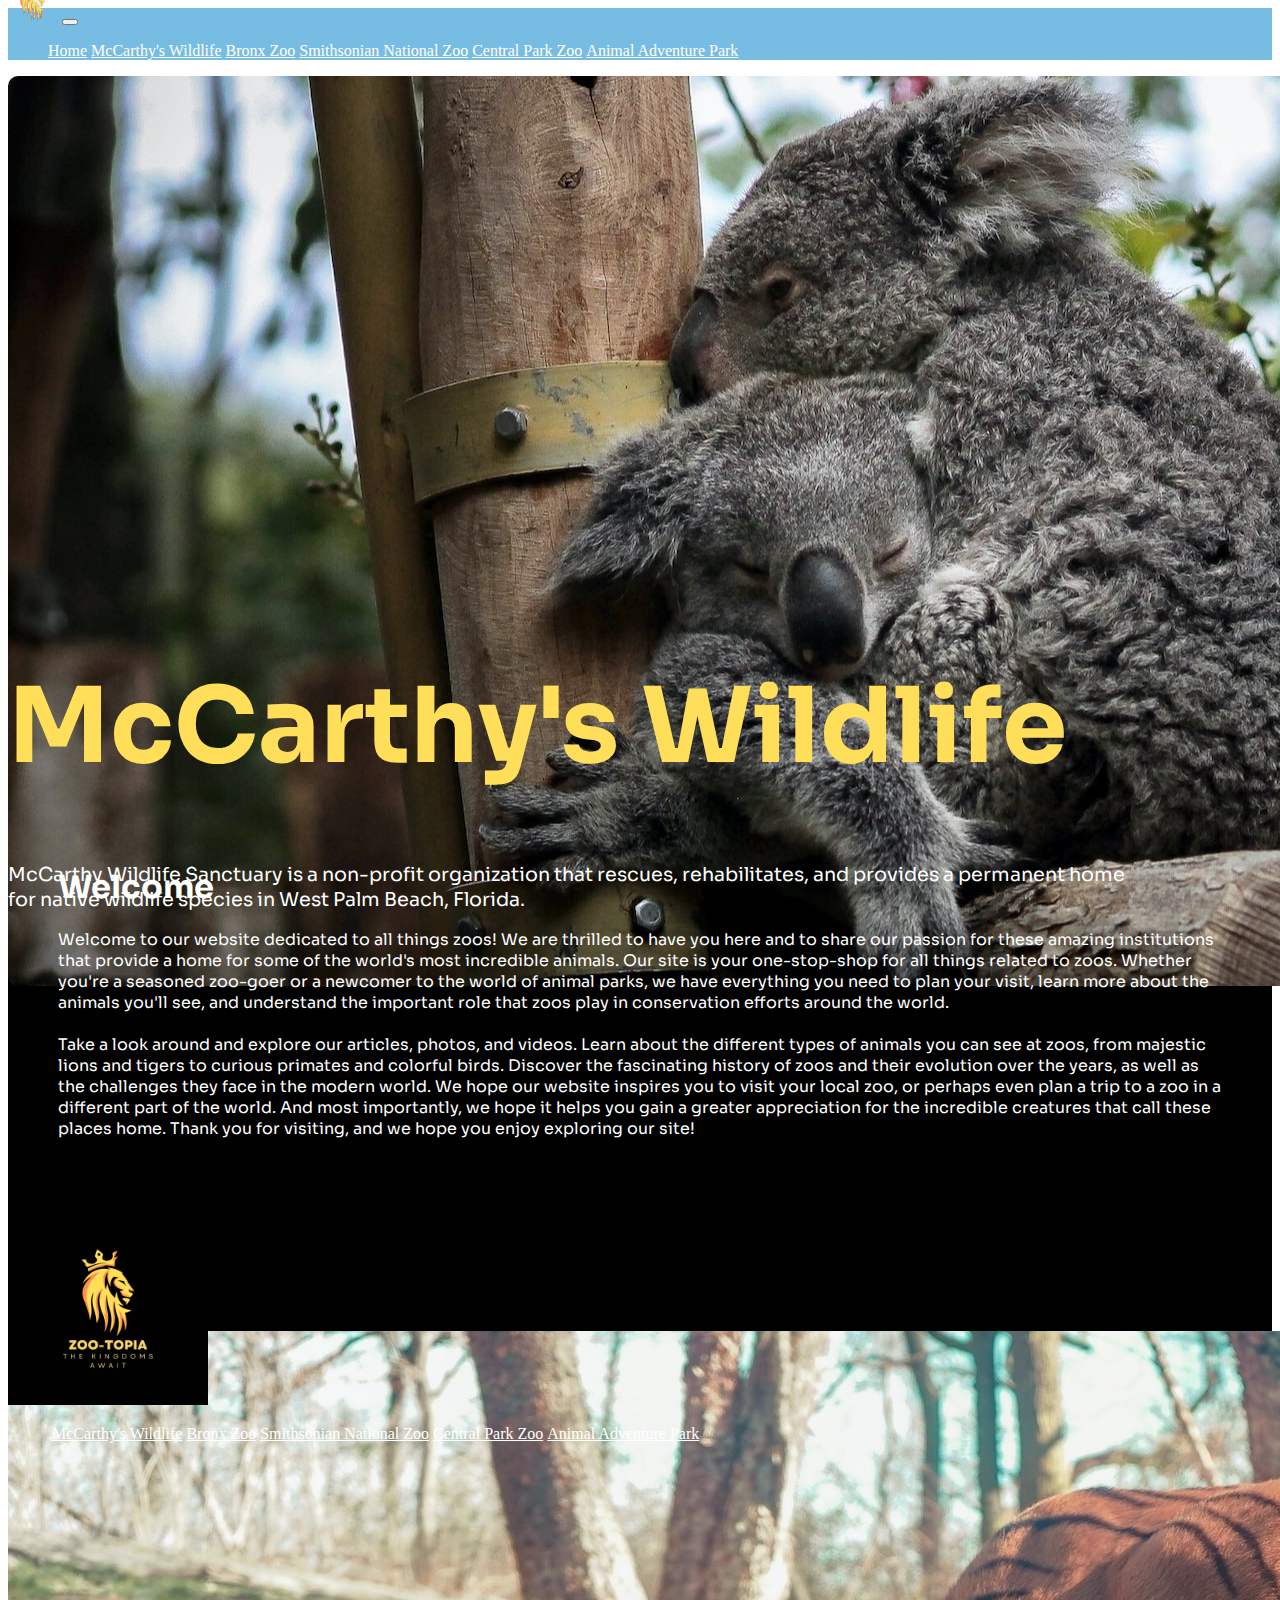
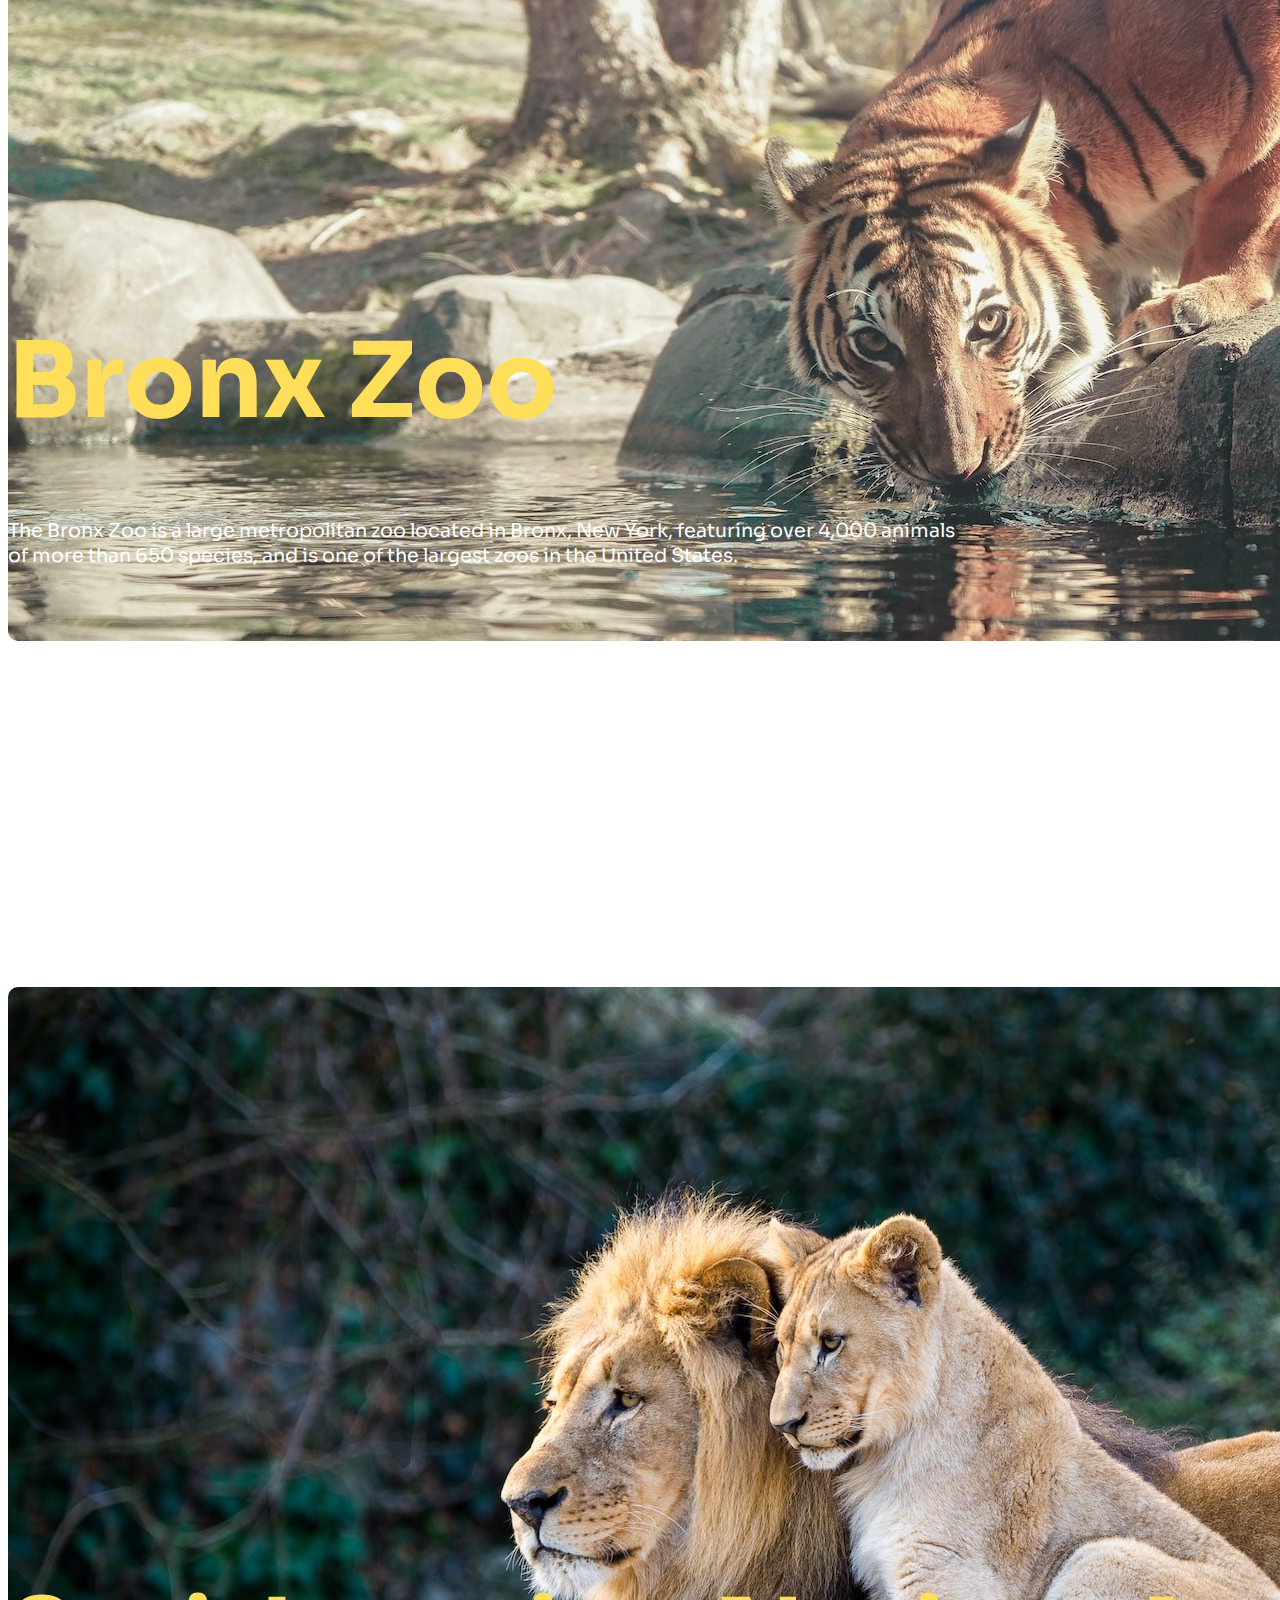
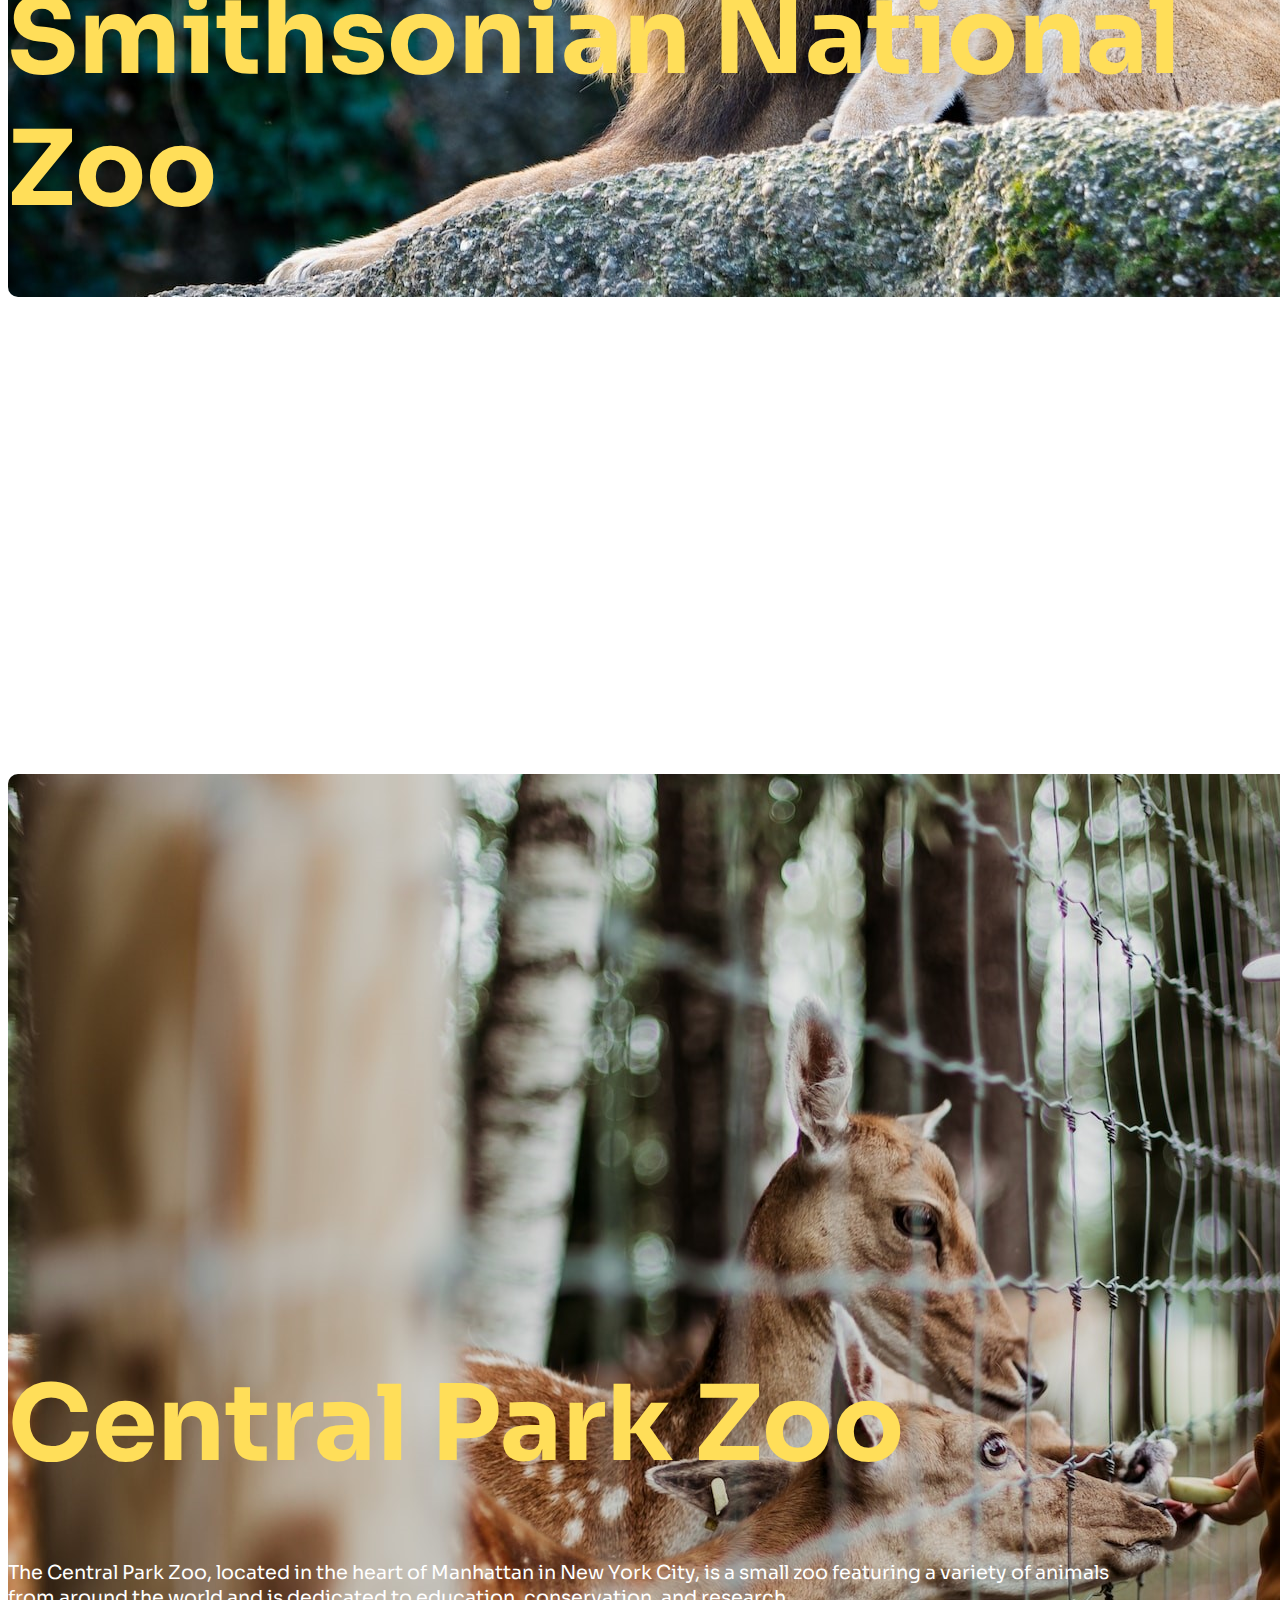
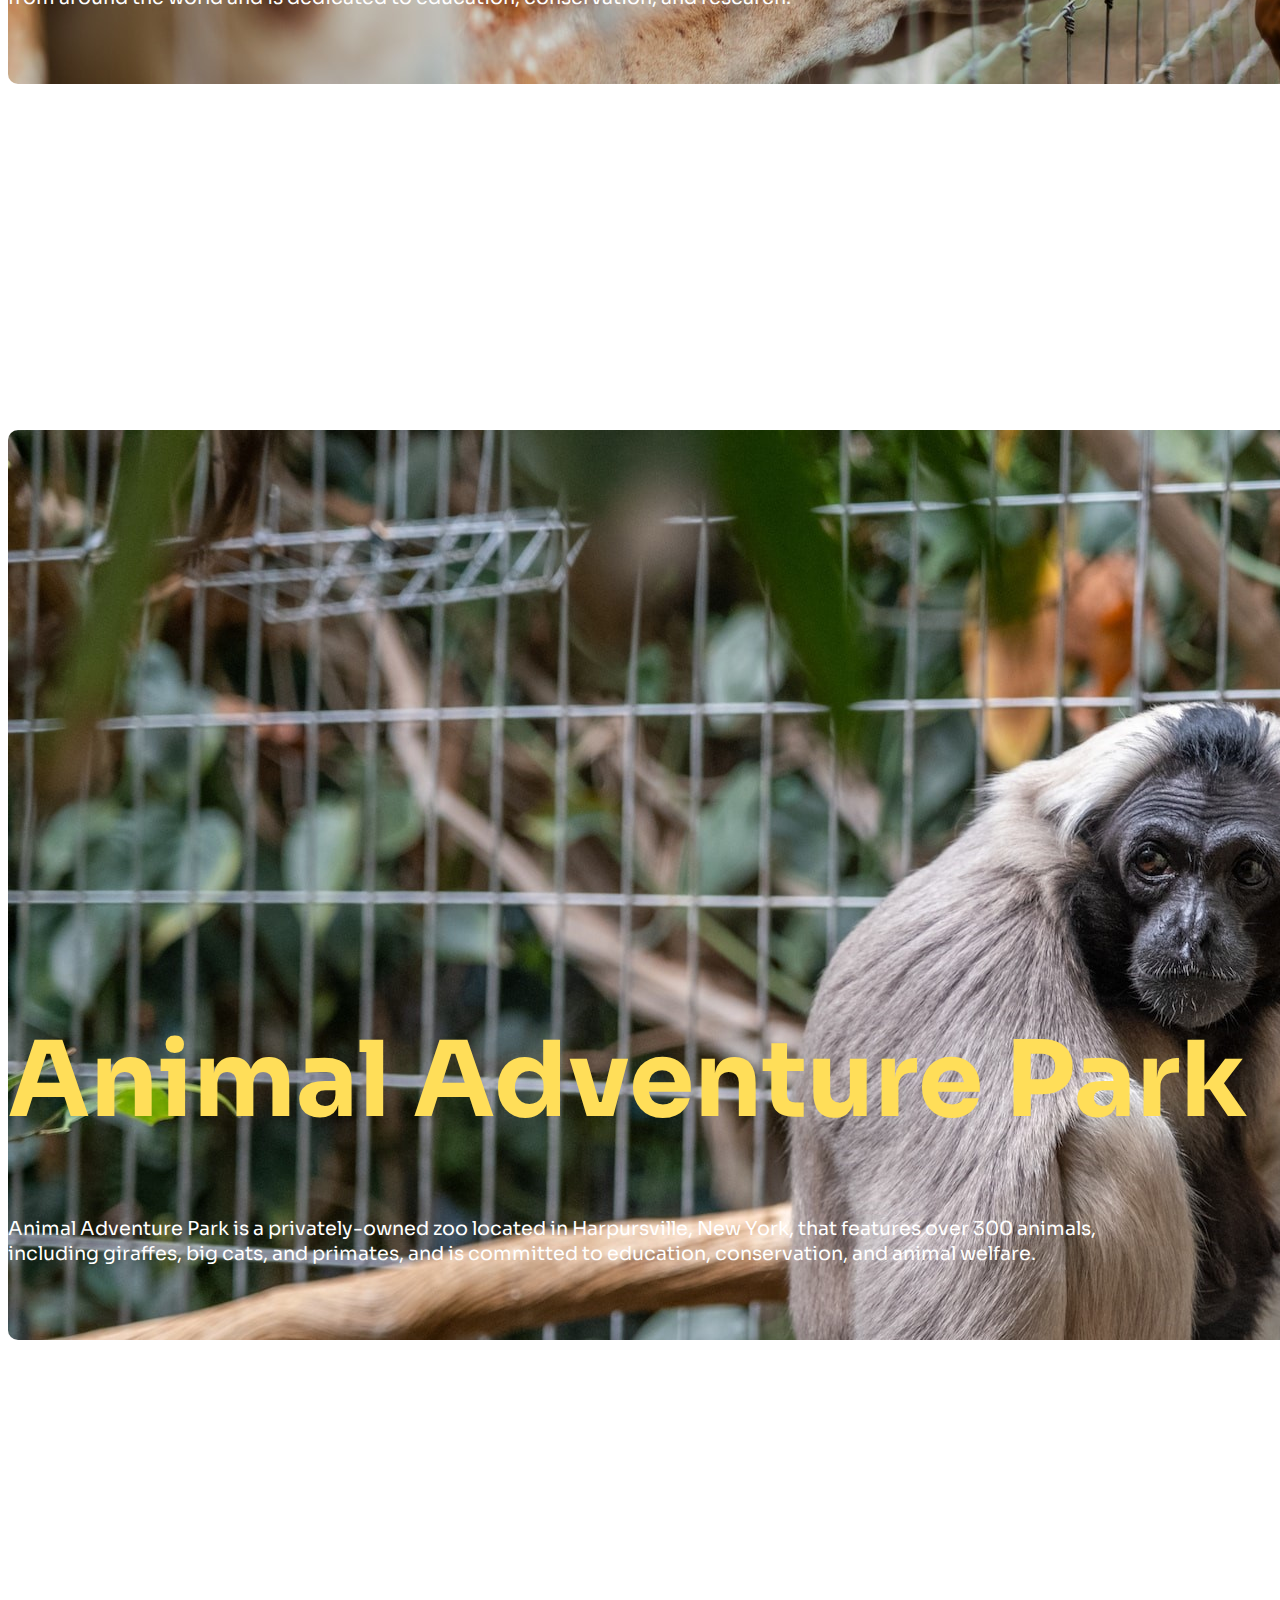
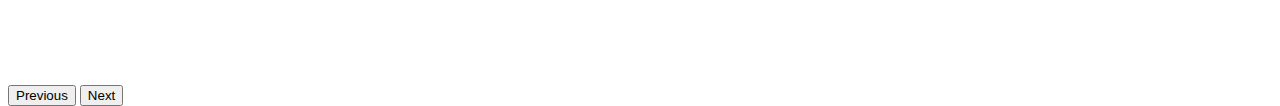
<file: index.html>
<!doctype html>
<html lang="en">
  <head>
    <meta charset="utf-8">
    <meta name="viewport" content="width=device-width, initial-scale=1">
    <meta name="description" content="YOUR DESCRIPTION HERE">
    <meta name="author" content="YOUR NAME HERE">
    <title>Home Page</title>

    <!-- LOAD BOOTSTRAP CSS - DO NOT DELETE -->
        <link href="https://cdn.jsdelivr.net/npm/bootstrap@5.3.0-alpha1/dist/css/bootstrap.min.css" rel="stylesheet" integrity="sha384-GLhlTQ8iRABdZLl6O3oVMWSktQOp6b7In1Zl3/Jr59b6EGGoI1aFkw7cmDA6j6gD" crossorigin="anonymous">

    <!-- END LOADING BOOTSTRAP CSS -->

    
    <!-- Custom styles -->
    <link href="style.css" rel="stylesheet">
    <style>
    @import url('https://fonts.googleapis.com/css2?family=Sora:wght@100;200;300;400;500;600;700&display=swap');
    </style>
  </head>
    <body id="page-top">
      <!-- Navigation-->
      <nav class="navbar navbar-expand-lg navbar-dark bg-dark fixed-top" id="mainNav">
          <div class="container px-4">
              <a class="navbar-brand" href="#page-top"><img class="logo" src="logo_vector2.png" alt="Zoo-Topia™"></a>
              <button class="navbar-toggler" type="button" data-bs-toggle="collapse" data-bs-target="#navbarResponsive" aria-controls="navbarResponsive" aria-expanded="false" aria-label="Toggle navigation"><span class="navbar-toggler-icon"></span></button>
              <div class="collapse navbar-collapse" id="navbarResponsive">
                  <ul class="navbar-nav ms-auto">
                      <!-- The hrefs here must match the ID attribute of the corresponding divs/containers -->
                      <li class="nav-item"><a class="nav-link" href="index.html">Home</a></li>
                      <li class="nav-item"><a class="nav-link" href="McCarthy.html">McCarthy's Wildlife</a></li>
                      <li class="nav-item"><a class="nav-link" href="Bronx.html">Bronx Zoo</a></li>
                      <li class="nav-item"><a class="nav-link" href="Smithsonian.html">Smithsonian National Zoo</a></li>
                      <li class="nav-item"><a class="nav-link" href="Central.html">Central Park Zoo</a></li>
                      <li class="nav-item"><a class="nav-link" href="Adventure.html">Animal Adventure Park</a></li>
                  </ul>
              </div>
          </div>
      </nav>
  <section id="heroimage">
            <div class="col-lg-12">  <!--Start of div-->
      <div id="carouselExampleAutoplaying" class="carousel slide" data-bs-ride="carousel"> <!--start carousel-->
        <div class="carousel-inner"> <!--start carousel div 1-->
          <div class="carousel-item active">
            <img src="McCarthy.jpg" class="d-block w-100" alt="McCarthy Center">
            <div class="carousel-caption d-none d-md-block">
              <a class="page-nav-link" href="McCarthy.html"> <h1 class="Zoo-Name">McCarthy's Wildlife</h1> </a>
              <a class="page-nav-link" href="McCarthy.html"><p class="hi-des">McCarthy Wildlife Sanctuary is a non-profit organization that rescues, rehabilitates, and provides a permanent home <br> for native wildlife species in West Palm Beach, Florida.</p></a>
            </div>
          </div> <!--end of carousel div 1-->
          <div class="carousel-item"> <!--start carousel div 2-->
            <img src="Bronxzoo2.jpg" class="d-block w-100" alt="Bronx Zoo">
            <div class="carousel-caption d-none d-md-block">
              <a class="page-nav-link" href="Bronx.html"><h1 class="Zoo-Name">Bronx Zoo</h1></a>
              <a class="page-nav-link" href="Bronx.html"><p class="zoo-des">The Bronx Zoo is a large metropolitan zoo located in Bronx, New York, featuring over 4,000 animals<br> of more than 650 species, and is one of the largest zoos in the United States.</p></a>
            </div>
          </div> <!--end of carousel div 2-->
          <div class="carousel-item"> <!--start carousel div 3-->
            <img src="Smithsonian2.jpg" class="d-block w-100" alt="Smithsonian National Zoo">
            <div class="carousel-caption d-none d-md-block">
              <a class="page-nav-link" href="Smithsonian.html"><h1 class="Zoo-Name">Smithsonian National Zoo</h1></a>
              <a class="page-nav-link" href="Smithsonian.html"><p class="zoo-des">The Smithsonian National Zoo, located in Washington D.C., is a zoological park operated by the Smithsonian Institution<br> that houses over 2,700 animals of nearly 400 species and is dedicated to animal conservation and research.</p></a>
            </div>
          </div> <!--end carousel div 3-->
          <div class="carousel-item"> <!--start carousel div 4-->
            <img src="CP2.jpg" class="d-block w-100" alt="Central Park Zoo">
            <div class="carousel-caption d-none d-md-block">
              <a class="page-nav-link" href="Smithsonian.html"><h1 class="Zoo-Name">Central Park Zoo</h1></a>
              <a class="page-nav-link" href="Central.html"><p class="zoo-des"> The Central Park Zoo, located in the heart of Manhattan in New York City, is a small zoo featuring a variety of animals<br> from around the world and is dedicated to education, conservation, and research.</p></a>
            </div>
          </div> <!--end carousel div 4-->
          <div class="carousel-item"> <!--start carousel div 5-->
            <img src="ADP.jpg" class="d-block w-100" alt="Adventure Park Zoo">
            <div class="carousel-caption d-none d-md-block">
              <a class="page-nav-link" href="Smithsonian.html"><h1 class="Zoo-Name">Animal Adventure Park</h1></a>
              <a class="page-nav-link" href="Adventure.html"><p class="zoo-des"> Animal Adventure Park is a privately-owned zoo located in Harpursville, New York, that features over 300 animals, <br>including giraffes, big cats, and primates, and is committed to education, conservation, and animal welfare.</p></a>
            </div>
          </div> <!--end carousel div 5-->
        </div> <!--end of carousel-->
        <button class="carousel-control-prev" type="button" data-bs-target="#carouselExampleAutoplaying" data-bs-slide="prev">
          <span class="carousel-control-prev-icon" aria-hidden="true"></span>
          <span class="visually-hidden">Previous</span>
        </button>
        <button class="carousel-control-next" type="button" data-bs-target="#carouselExampleAutoplaying" data-bs-slide="next">
          <span class="carousel-control-next-icon" aria-hidden="true"></span>
          <span class="visually-hidden">Next</span>
        </button>
      </div> <!--end of carousel-->
    </div> <!--end of div-->
  </section> <!--end of section-->
<!-- LOAD BOOTSTRAP JAVASCRIPT - DO NOT DELETE -->
    <script src="https://cdn.jsdelivr.net/npm/bootstrap@5.3.0-alpha1/dist/js/bootstrap.bundle.min.js" integrity="sha384-w76AqPfDkMBDXo30jS1Sgez6pr3x5MlQ1ZAGC+nuZB+EYdgRZgiwxhTBTkF7CXvN" crossorigin="anonymous"></script>
<!-- END LOADING BOOTSTRAP JAVASCRIPT -->
  <section id="well"> <!--welcome section-->
  <div class="div-wel">
      <h1 class="welcome"> Welcome</h1>
      <p class="welcome"> 
        Welcome to our website dedicated to all things zoos! We are thrilled to have you here and to share our passion for these amazing institutions that provide a home for some of the world's most incredible animals.
        
        Our site is your one-stop-shop for all things related to zoos. Whether you're a seasoned zoo-goer or a newcomer to the world of animal parks, we have everything you need to plan your visit, learn more about the animals you'll see, and understand the important role that zoos play in conservation efforts around the world.
        
       <br><br> Take a look around and explore our articles, photos, and videos. Learn about the different types of animals you can see at zoos, from majestic lions and tigers to curious primates and colorful birds. Discover the fascinating history of zoos and their evolution over the years, as well as the challenges they face in the modern world.
        
         We hope our website inspires you to visit your local zoo, or perhaps even plan a trip to a zoo in a different part of the world. And most importantly, we hope it helps you gain a greater appreciation for the incredible creatures that call these places home.
        
        Thank you for visiting, and we hope you enjoy exploring our site!</p>
    </div>
  </section> <!--end welcome section-->    
  <div class="footer">  <!--footer section--> 
    <footer> <!--start of footer-->
      <div class="container px-4 text-center">
        <div class="row gx-5">
          <div class="col">
           <div class="p-3"> <a class="navbar-brand" href="#page-top"><img class= "logo_footer" src="logo_vector.png" alt="Zoo-Topia™"></a> </div>
          </div>
          <div class="col">
            <div class="p-3">
              <ul class="nav">
                <li class="nav-item">
                  <a class="nav-link active" aria-current="page" href="#"></a>
                </li>
                <li class="nav-item">
                  <a class="nav-link" href="McCarthy.html">McCarthy's Wildlife</a>
                </li>
                <li class="nav-item">
                  <a class="nav-link" href="Bronx.html">Bronx Zoo</a>
                </li>
                <li class="nav-item">
                  <a class="nav-link" href="Smithsonian.html">Smithsonian National Zoo</a>
                </li>
                <li class="nav-item">
                  <a class="nav-link" href="Central.html">Central Park Zoo</a>
                </li>
                <li class="nav-item">
                  <a class="nav-link" href="Adventure.html">Animal Adventure Park</a>
                </li>
                <li class="nav-item">
                  <a class="nav-link disabled"></a>
                </li>
              </ul> 
            </div>
          </div>
        </div>
      </div>
  </footer> <!--end of footer-->
</div>  <!--end footer section-->
  </body>
</html>
</file>
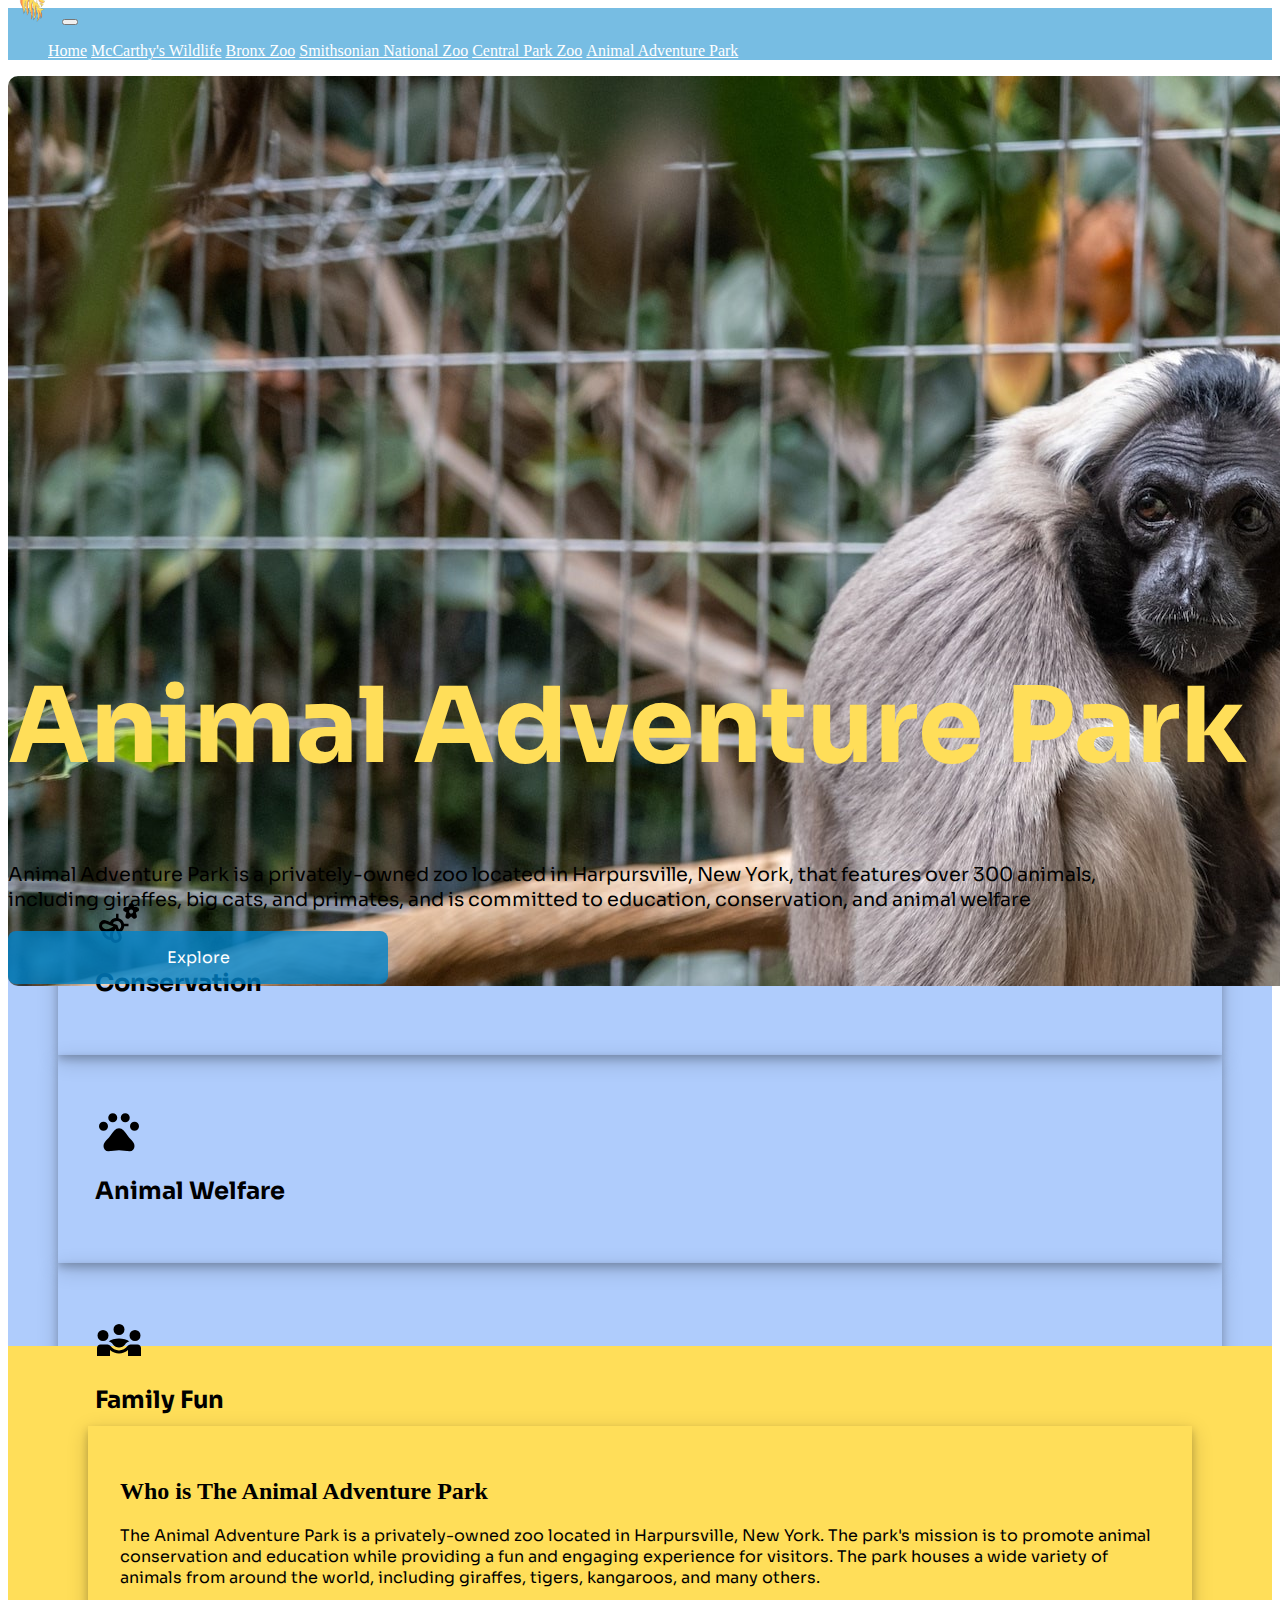
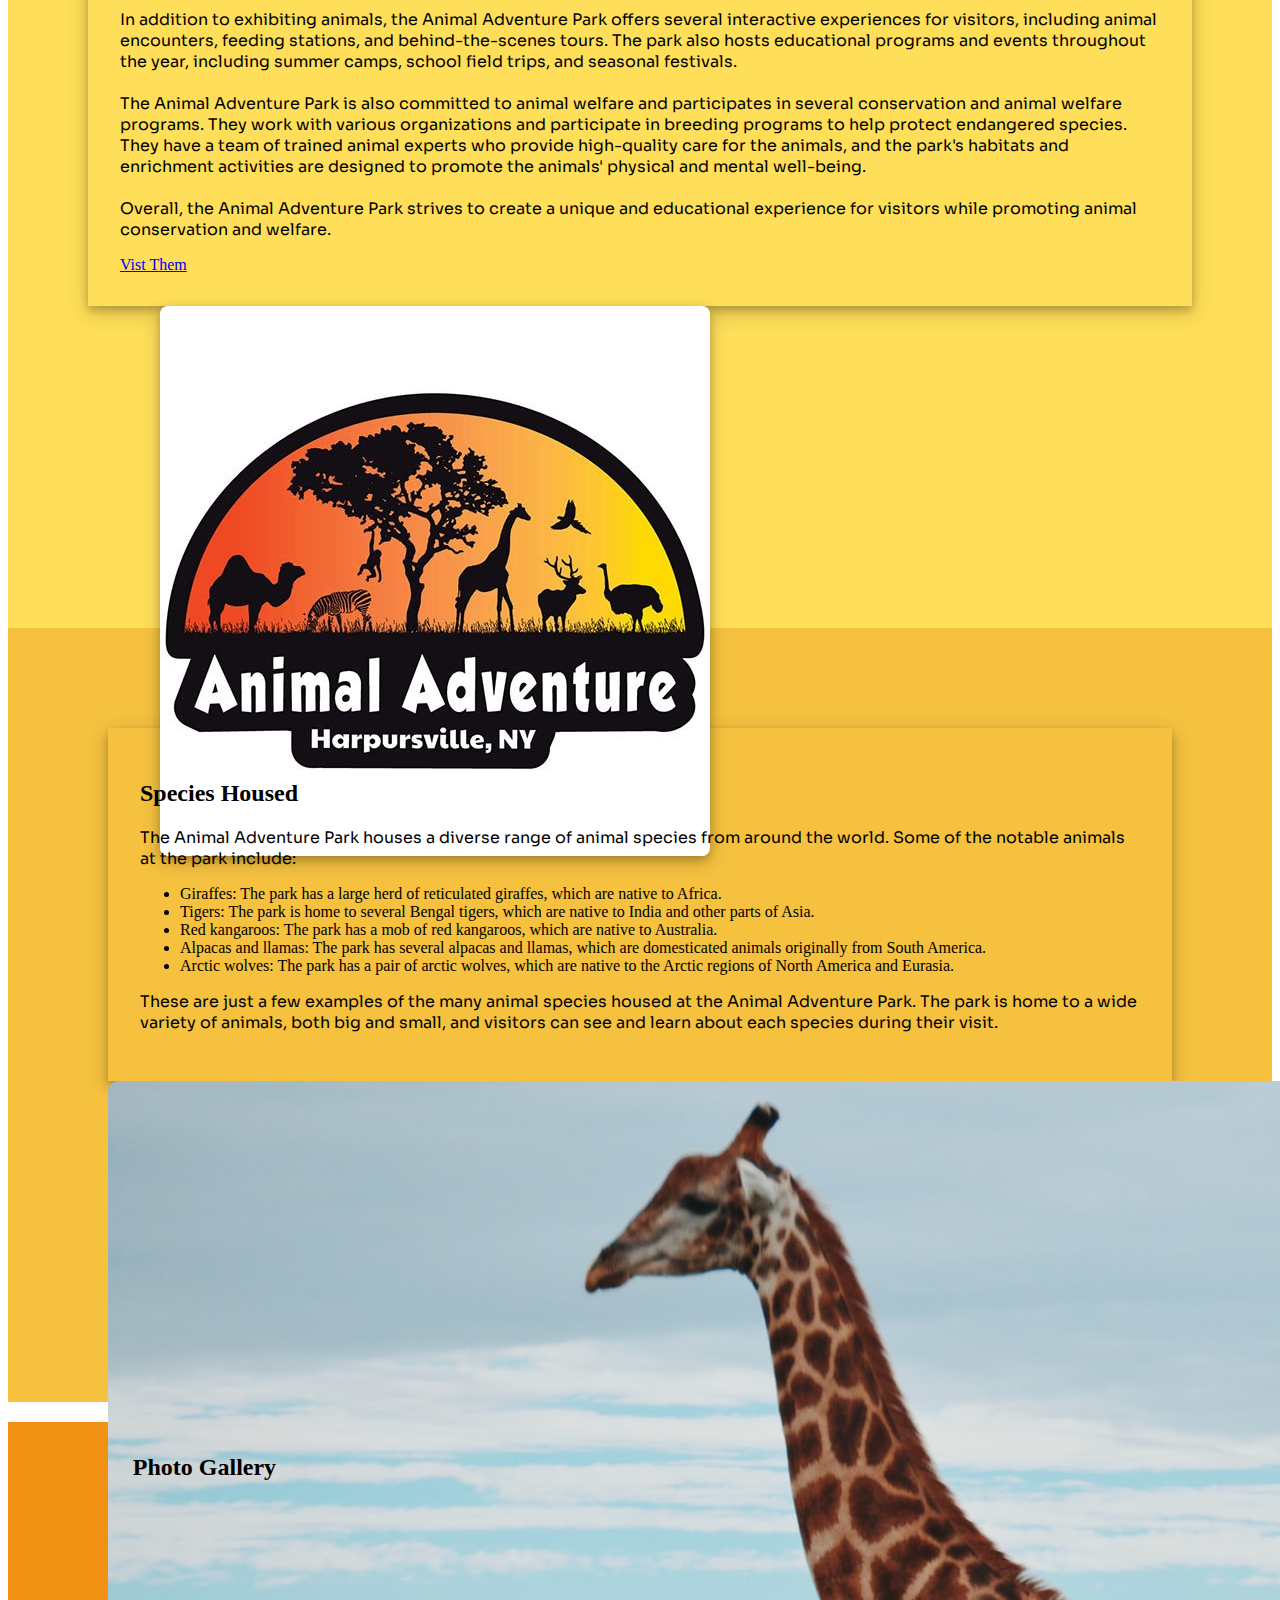
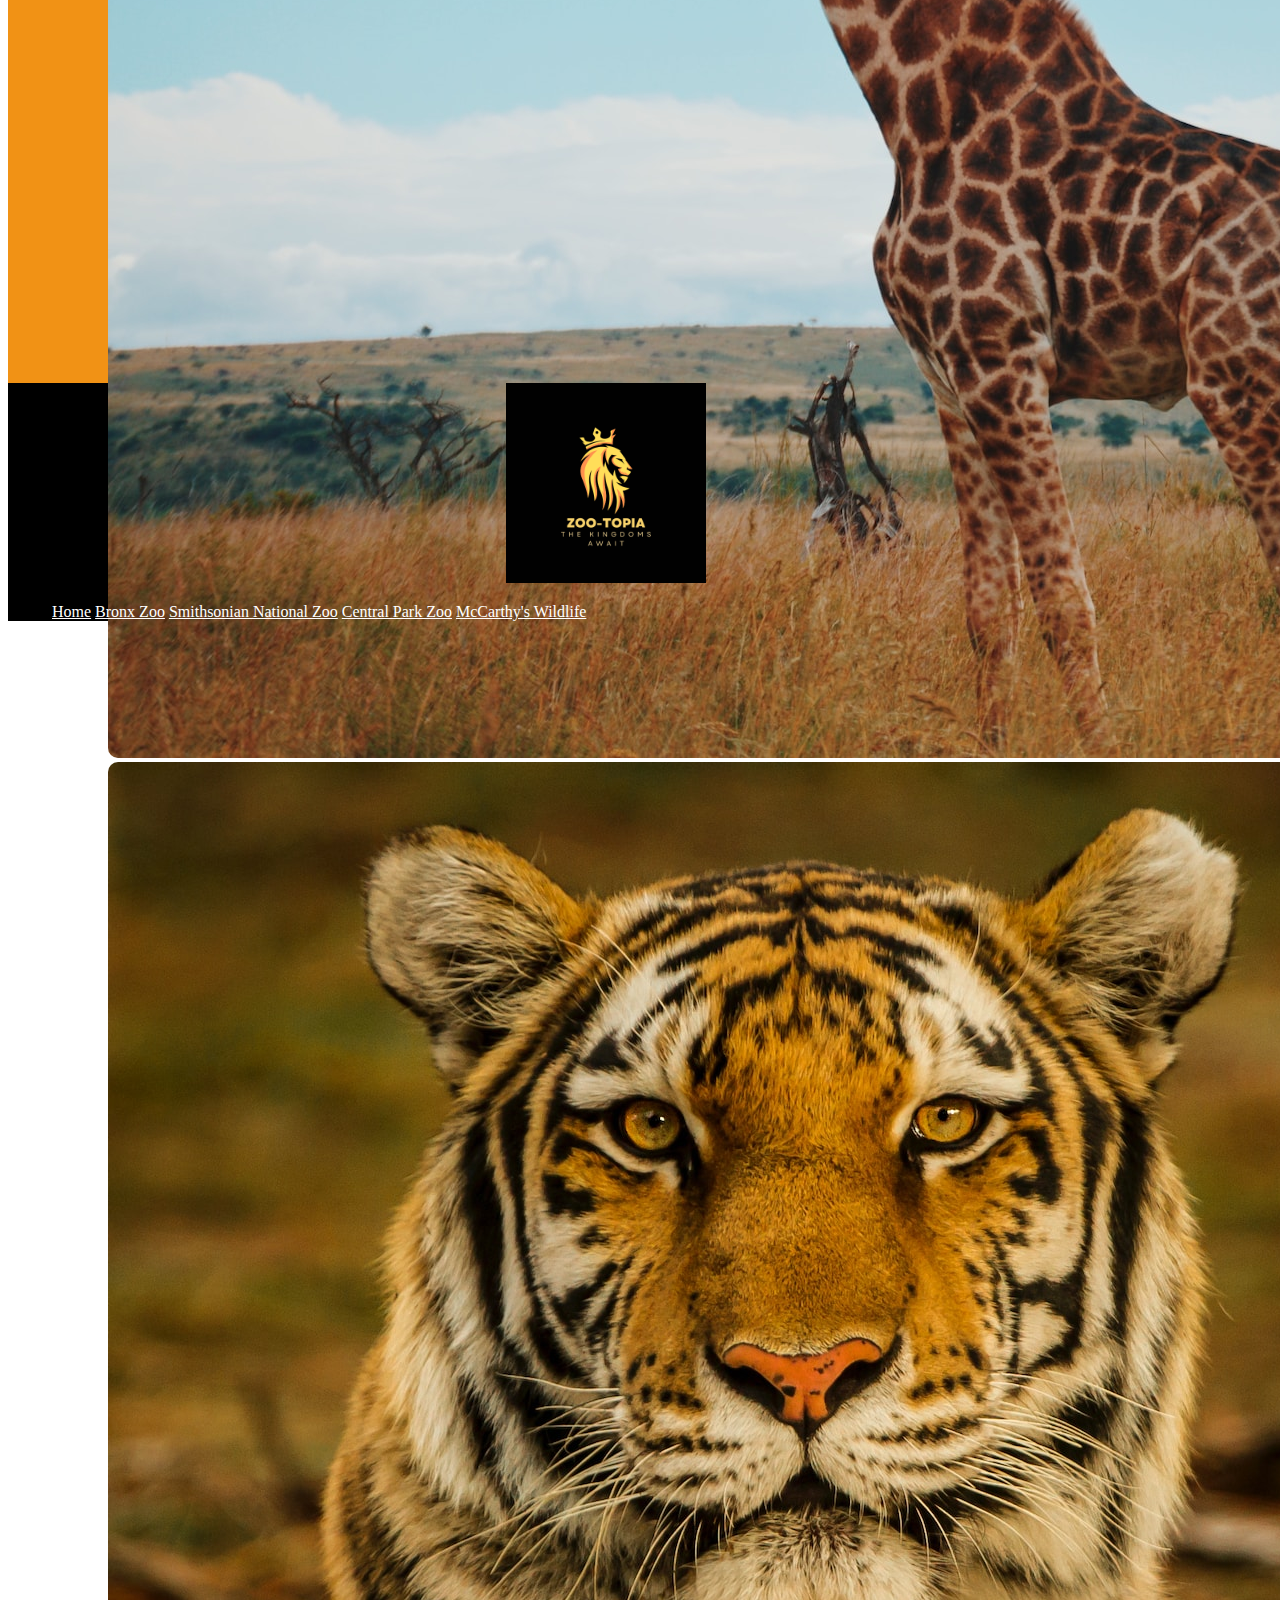
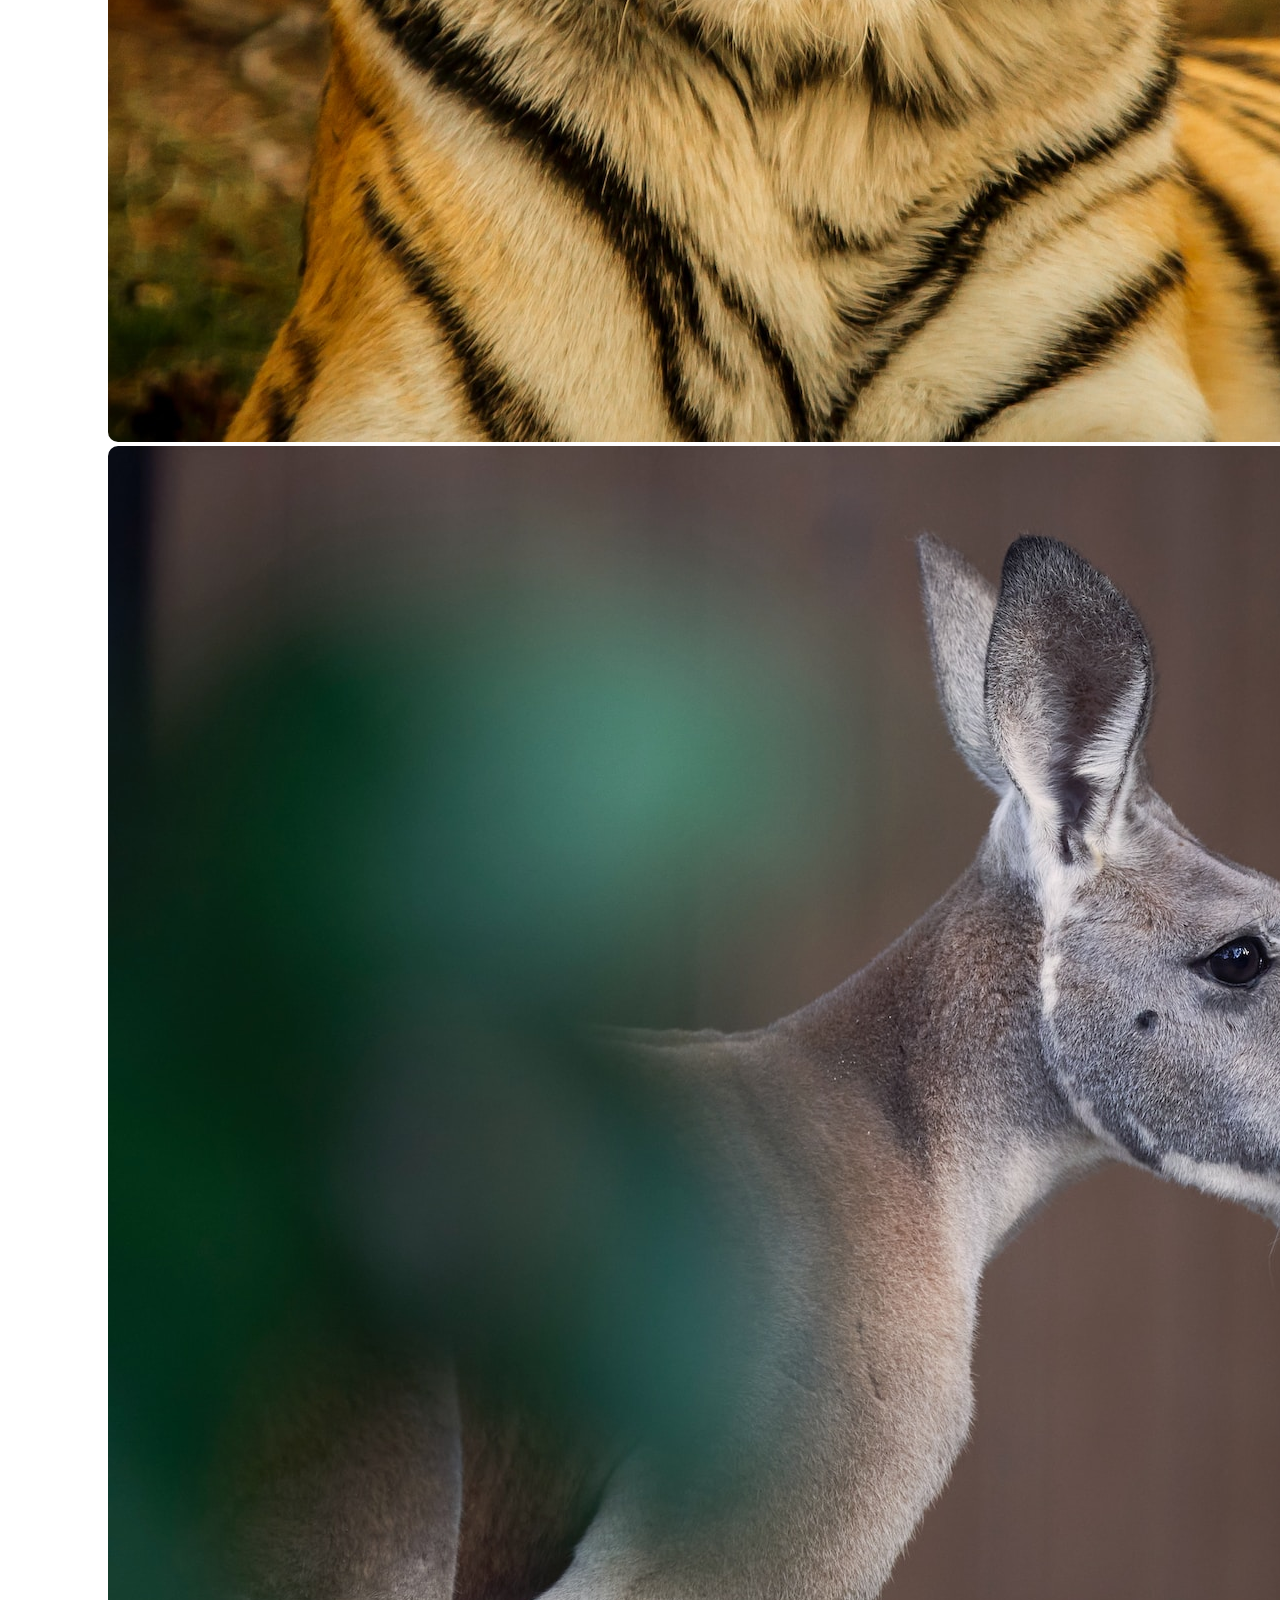
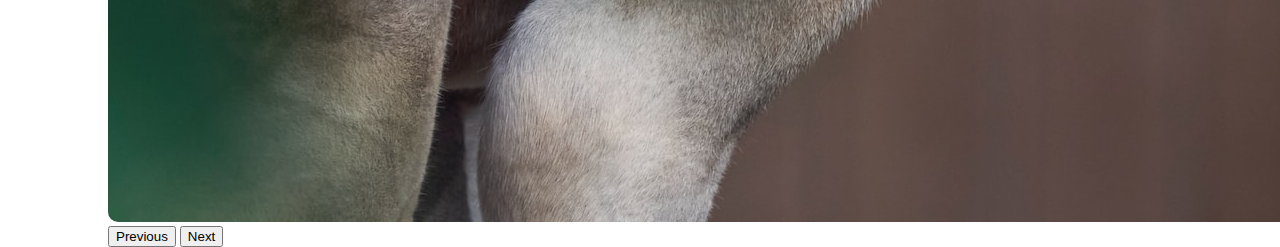
<file: Adventure.html>
<!doctype html>
<html lang="en">
<head>
    <meta charset="utf-8">
    <meta name="viewport" content="width=device-width, initial-scale=1">
    <meta name="description" content="YOUR DESCRIPTION HERE">
    <meta name="author" content="YOUR NAME HERE">
    <title>McCarthy Wildlife</title>  

    <!-- LOAD BOOTSTRAP CSS - DO NOT DELETE -->
        <link href="https://cdn.jsdelivr.net/npm/bootstrap@5.3.0-alpha1/dist/css/bootstrap.min.css" rel="stylesheet" integrity="sha384-GLhlTQ8iRABdZLl6O3oVMWSktQOp6b7In1Zl3/Jr59b6EGGoI1aFkw7cmDA6j6gD" crossorigin="anonymous">

    <!-- END LOADING BOOTSTRAP CSS -->

    
    <!-- Custom styles -->
    <link href="style.css" rel="stylesheet">
    <style>
    @import url('https://fonts.googleapis.com/css2?family=Sora:wght@100;200;300;400;500;600;700&display=swap');
    </style>
  </head>
    <body id="page-top">
      <!-- Navigation-->
      <nav class="navbar navbar-expand-lg navbar-dark bg-dark fixed-top" id="mainNav">
          <div class="container px-4">
              <a class="navbar-brand" href="#page-top"><img class="logo" src="logo_vector2.png" alt="Zoo-Topia™"></a>
              <button class="navbar-toggler" type="button" data-bs-toggle="collapse" data-bs-target="#navbarResponsive" aria-controls="navbarResponsive" aria-expanded="false" aria-label="Toggle navigation"><span class="navbar-toggler-icon"></span></button>
              <div class="collapse navbar-collapse" id="navbarResponsive">
                  <ul class="navbar-nav ms-auto">
                      <!-- The hrefs here must match the ID attribute of the corresponding divs/containers -->
                      <li class="nav-item"><a class="nav-link" href="index.html">Home</a></li>
                      <li class="nav-item"><a class="nav-link" href="McCarthy.html">McCarthy's Wildlife</a></li>
                      <li class="nav-item"><a class="nav-link" href="Bronx.html">Bronx Zoo</a></li>
                      <li class="nav-item"><a class="nav-link" href="Smithsonian.html">Smithsonian National Zoo</a></li>
                      <li class="nav-item"><a class="nav-link" href="Central.html">Central Park Zoo</a></li>
                      <li class="nav-item"><a class="nav-link" href="Adventure.html">Animal Adventure Park</a></li>
                  </ul>
              </div>
          </div>
      </nav>
  <section id="heroimage">
    <div class="col-lg-12"> <!--Start of div-->
      <div id="carouselExampleAutoplaying" class="carousel slide" data-bs-ride="carousel"> <!--start carousel-->
        <div class="carousel-inner"> <!--start carousel div 1-->
          <div class="carousel-item active">
            <img src="ADP.jpg" class="d-block w-100" alt="McCarthy Center">
            <div class="carousel-caption d-none d-md-block">
              <h1 class="Zoo-Name">Animal Adventure Park</h1>
              <p >Animal Adventure Park is a privately-owned zoo located in Harpursville, New York, that features over 300 animals, <br>including giraffes, big cats, and primates, and is committed to education, conservation, and animal welfare</p>
              <div class="dropdown">
                <button class="dropbtn">Explore</button>
                <div class="dropdown-content">
                  <a href="#AAPZI">Who They Are</a>
                  <a href="#AAPZS">Species Housed</a>
                  <a href="#gal">Photo Gallery</a>
                </div>
              </div>
              </div>
            </div>
          </div> <!--end of carousel div 1-->
      </div> <!--end of carousel-->
    </div>  <!--end of div-->
  </section> <!--end of section-->
<!-- LOAD BOOTSTRAP JAVASCRIPT - DO NOT DELETE -->
    <script src="https://cdn.jsdelivr.net/npm/bootstrap@5.3.0-alpha1/dist/js/bootstrap.bundle.min.js" integrity="sha384-w76AqPfDkMBDXo30jS1Sgez6pr3x5MlQ1ZAGC+nuZB+EYdgRZgiwxhTBTkF7CXvN" crossorigin="anonymous"></script>
<!-- END LOADING BOOTSTRAP JAVASCRIPT -->
<section id="graphics"> 
  <div class="container px-4 text-center">
    <div class="row gx-5">
      <div class="col">
       <div class="p-3-c">
        <img src="conserve.svg" class="div-top" alt="heart">
        <h2 class="div-top"> Conservation </h2>
      </div>
      </div>
      <div class="col">
        <div class="p-3-c">
          <img src="paw.svg" class="div-top" alt="heart">
          <h2 class="div-top">Animal Welfare</h2>

          </div>
      </div>
      <div class="col">
        <div class="p-3-c">
          <img src="family.svg" class="div-top" alt="heart">
         <h2 class="div-top"> Family Fun</h2>
        </div>
      </div>
    </div>
  </div>
</section>  

<section id="AAPZI"> <!--info section-->
  <div class="container px-4 text-left">
    <div class="row gx-5">
      <div class="col">
       <div class="p-3-b"> 
        <h2 class="description"> Who is The Animal Adventure Park</h2>
        <p class="description"> 
            The Animal Adventure Park is a privately-owned zoo located in Harpursville, New York. The park's mission is to promote animal conservation and education while providing a fun and engaging experience for visitors. The park houses a wide variety of animals from around the world, including giraffes, tigers, kangaroos, and many others.

            <br><br> In addition to exhibiting animals, the Animal Adventure Park offers several interactive experiences for visitors, including animal encounters, feeding stations, and behind-the-scenes tours. The park also hosts educational programs and events throughout the year, including summer camps, school field trips, and seasonal festivals.
             
            <br><br>The Animal Adventure Park is also committed to animal welfare and participates in several conservation and animal welfare programs. They work with various organizations and participate in breeding programs to help protect endangered species. They have a team of trained animal experts who provide high-quality care for the animals, and the park's habitats and enrichment activities are designed to promote the animals' physical and mental well-being.
             
            <br><br>Overall, the Animal Adventure Park strives to create a unique and educational experience for visitors while promoting animal conservation and welfare.
        </p>
          <a class="btn btn-primary" href="https://theanimaladventurepark.com/Page/home/" target="_blank" role="button"> Vist Them</a>

       </div>
      </div>
      <div class="col">
        <div class="p-3">
          <img class="zoo-lo" src="AAP-logo.jpg" alt="logo">
        </div>
      </div>
    </div>
  </div>
  </section> <!--end welcome section-->

  <section id="AAPZS"> <!--Species section-->
    <div class="container px-4 text-left">
      <div class="row gx-5">
        <div class="col">
         <div class="p-3-b">
          <h2 class="description2"> Species Housed</h2>
          <p class="description2"> 
            The Animal Adventure Park houses a diverse range of animal species from around the world. Some of the notable animals at the park include:</p>
        <uL>
            <li>  Giraffes: The park has a large herd of reticulated giraffes, which are native to Africa.</li>
            
            <li>Tigers: The park is home to several Bengal tigers, which are native to India and other parts of Asia.</li>
            
            <li>Red kangaroos: The park has a mob of red kangaroos, which are native to Australia.</li>
            
            <li>Alpacas and llamas: The park has several alpacas and llamas, which are domesticated animals originally from South America.</li>
            
            <li>Arctic wolves: The park has a pair of arctic wolves, which are native to the Arctic regions of North America and Eurasia.</li>

        </uL>
         <p>   These are just a few examples of the many animal species housed at the Animal Adventure Park. The park is home to a wide variety of animals, both big and small, and visitors can see and learn about each species during their visit.
        </p>
        </div>
        </div>
        <div class="col">
          <div class="p-3"> 
            <div id="carouselExample" class="carousel slide">
              <div class="carousel-inner">
                <div class="carousel-item active">
                  <img src="C-AAP1.jpg" class="d-block w-100" alt="lizard">
                </div>
                <div class="carousel-item">
                  <img src="C-AAP2.jpg" class="d-block w-100" alt="bird of prey">
                </div>
                <div class="carousel-item">
                  <img src="C-AAP3.jpg" class="d-block w-100" alt="tiger">
                </div>
              </div>
              <button class="carousel-control-prev" type="button" data-bs-target="#carouselExample" data-bs-slide="prev">
                <span class="carousel-control-prev-icon" aria-hidden="true"></span>
                <span class="visually-hidden">Previous</span>
              </button>
              <button class="carousel-control-next" type="button" data-bs-target="#carouselExample" data-bs-slide="next">
                <span class="carousel-control-next-icon" aria-hidden="true"></span>
                <span class="visually-hidden">Next</span>
              </button>
            </div>
          </div>
        </div> 

        </div>
      </div>
        </section> <!--end Species section-->    
    <div>
    <h2 id="gal" class="gal-AAP">Photo Gallery</h2>
  </div>

    <div class="sec-gal-AAP"><!--photo gallery-->
    <div class="gallery">
      <a target="_blank" href="C-Pic1.jpg">
        <img src="PG-AAP1.jpg" alt="Cinque Terre" width="600" height="400">
      </a>
      <div class="desc">Chetta</div>
    </div>
    
    <div class="gallery">
      <a target="_blank" href="C-Pic2.jpg">
        <img src="PG-AAp2.jpg" alt="Forest" width="600" height="400">
      </a>
      <div class="desc">Tiger</div>
    </div>
    
    <div class="gallery">
      <a target="_blank" href="C-Pic3.jpg">
        <img src="PG-AAP3.jpg" alt="Northern Lights" width="600" height="400">
      </a>
      <div class="desc">Porcupine</div>
    </div>
    
    <div class="gallery">
      <a target="_blank" href="C-Pic4.jpg">
        <img src="PG-AAP4.jpg" alt="Mountains" width="600" height="400">
      </a>
      <div class="desc">Leapord</div>
    </div>
  </div> <!--end of photo gallery-->
    <div class="footer">  <!--footer section--> 
      <footer> <!--start of footer-->
        <div class="container px-4 text-center">
          <div class="row gx-5">
            <div class="col">
             <div class="p-3"> <a class="navbar-brand" href="#page-top"><img class= "logo_footer" src="logo_vector.png" alt="Zoo-Topia™"></a> </div>
            </div>
            <div class="col">
              <div class="p-3">
                <ul class="nav">
                  <li class="nav-item">
                    <a class="nav-link active" aria-current="page" href="#"></a>
                  </li>
                  <li class="nav-item">
                    <a class="nav-link" href="index.html">Home</a>
                  </li>
                  <li class="nav-item">
                    <a class="nav-link" href="Bronx.html">Bronx Zoo</a>
                  </li>
                  <li class="nav-item">
                    <a class="nav-link" href="Smithsonian.html">Smithsonian National Zoo</a>
                  </li>
                  <li class="nav-item">
                    <a class="nav-link" href="Central.html">Central Park Zoo</a>
                  </li>
                  <li class="nav-item">
                    <a class="nav-link" href="McCarthy.html">McCarthy's Wildlife</a>
                  </li>
                  <li class="nav-item">
                    <a class="nav-link disabled"></a>
                  </li>
                </ul> 
              </div>
            </div>
          </div>
        </div>
    </footer> <!--end of footer-->
  </div>  <!--end footer section-->
  </body>
</html>
</file>
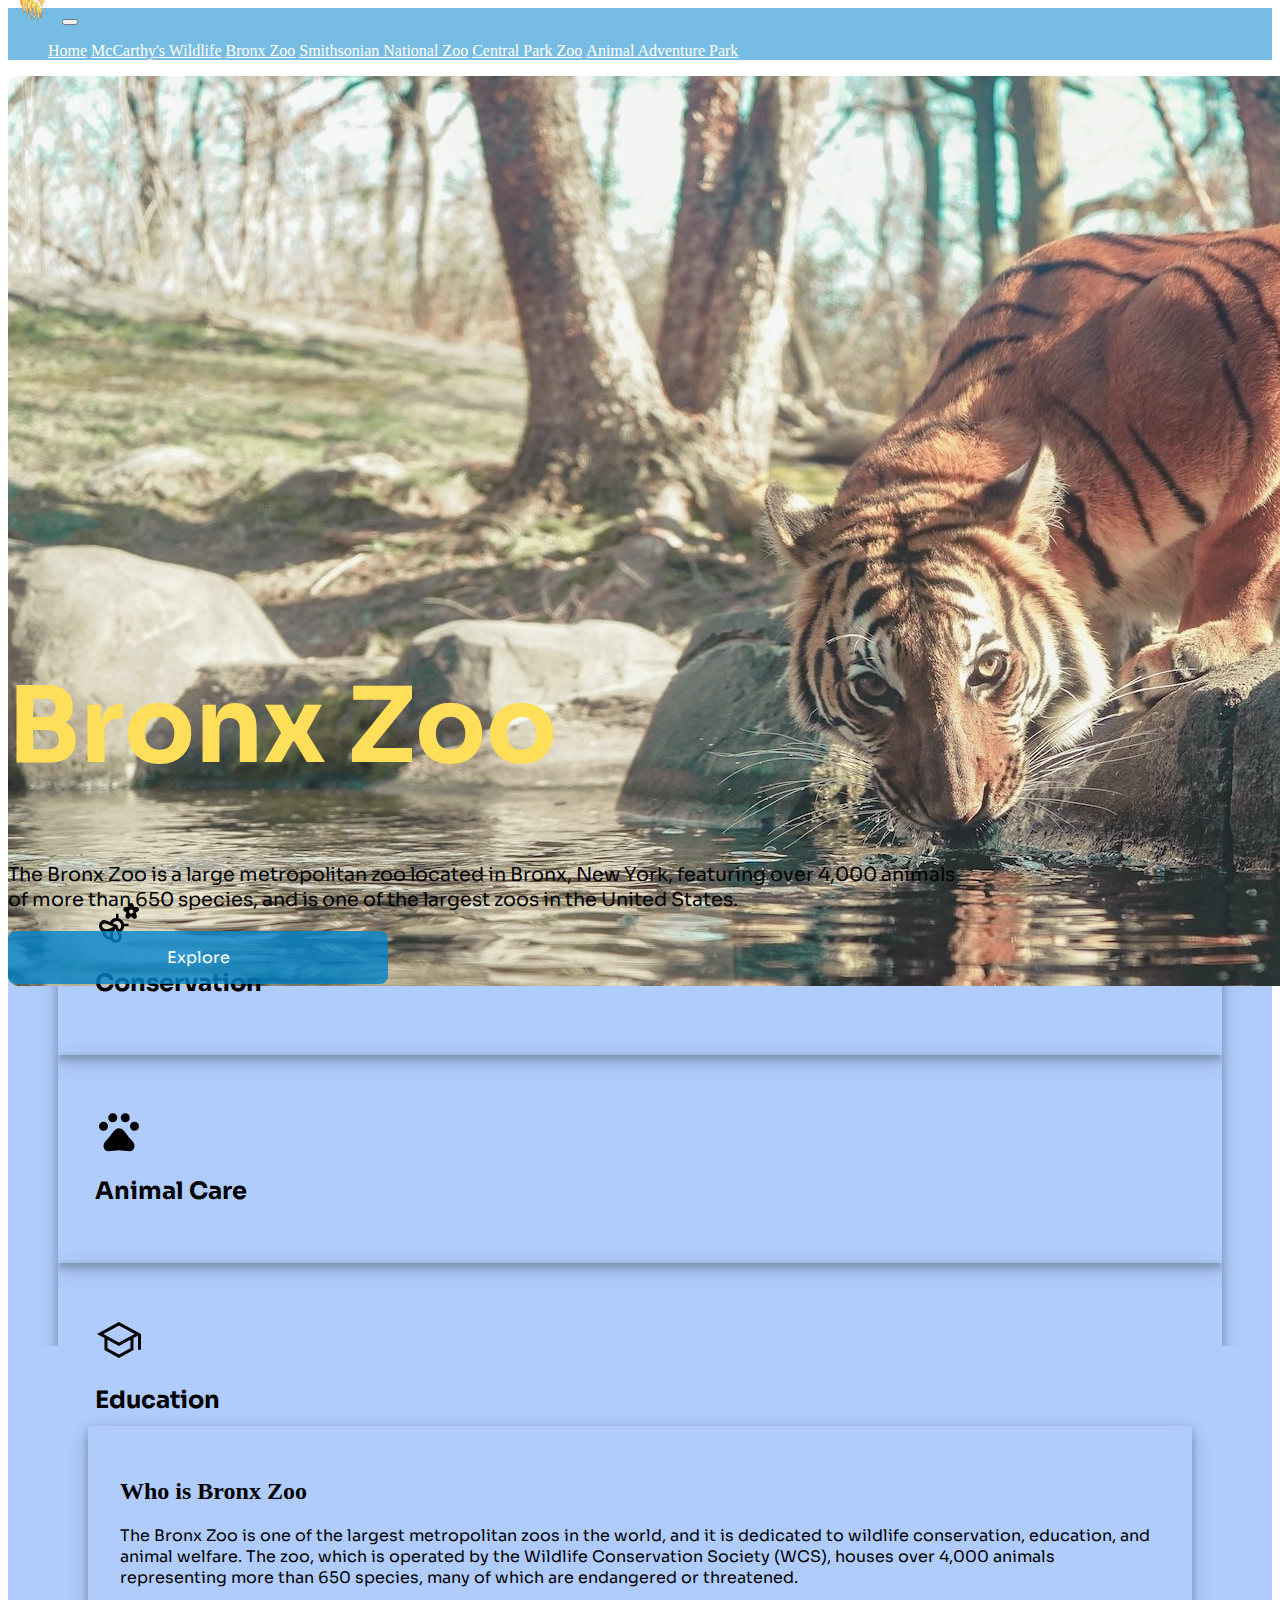
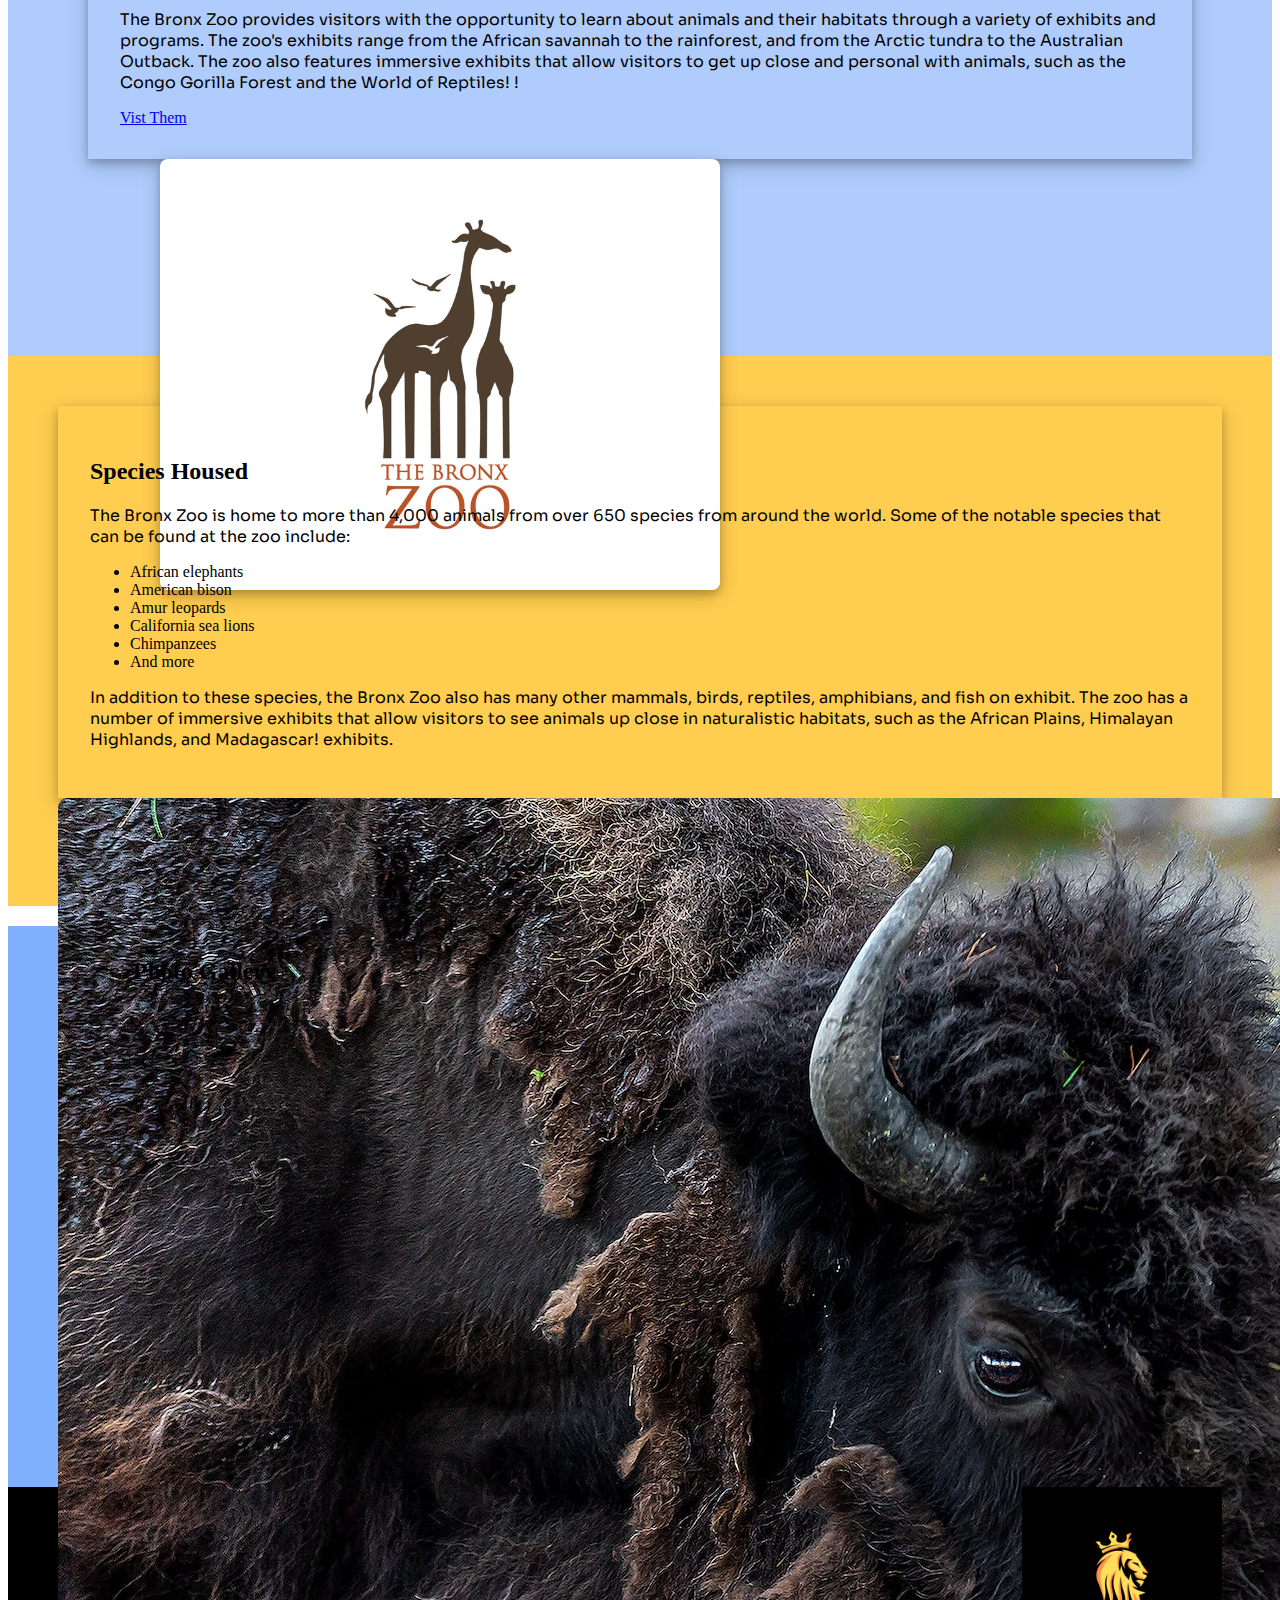
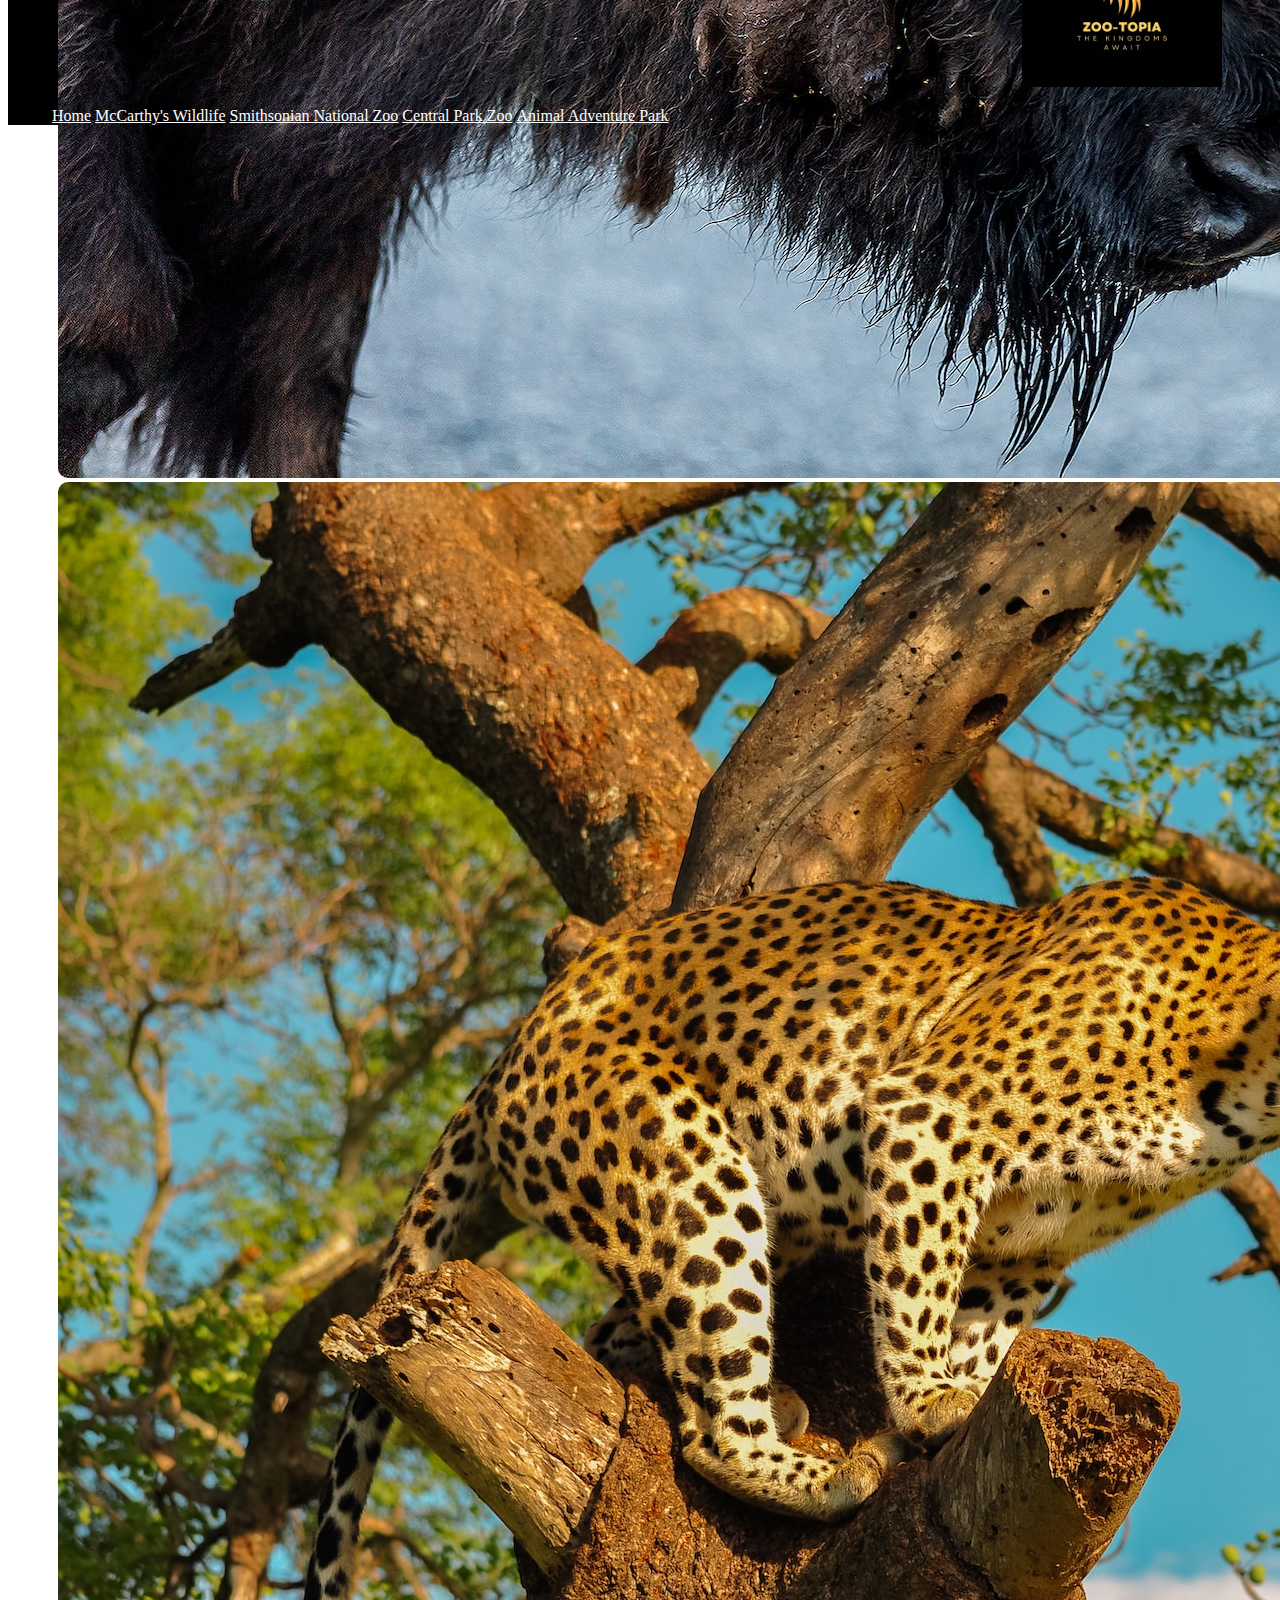
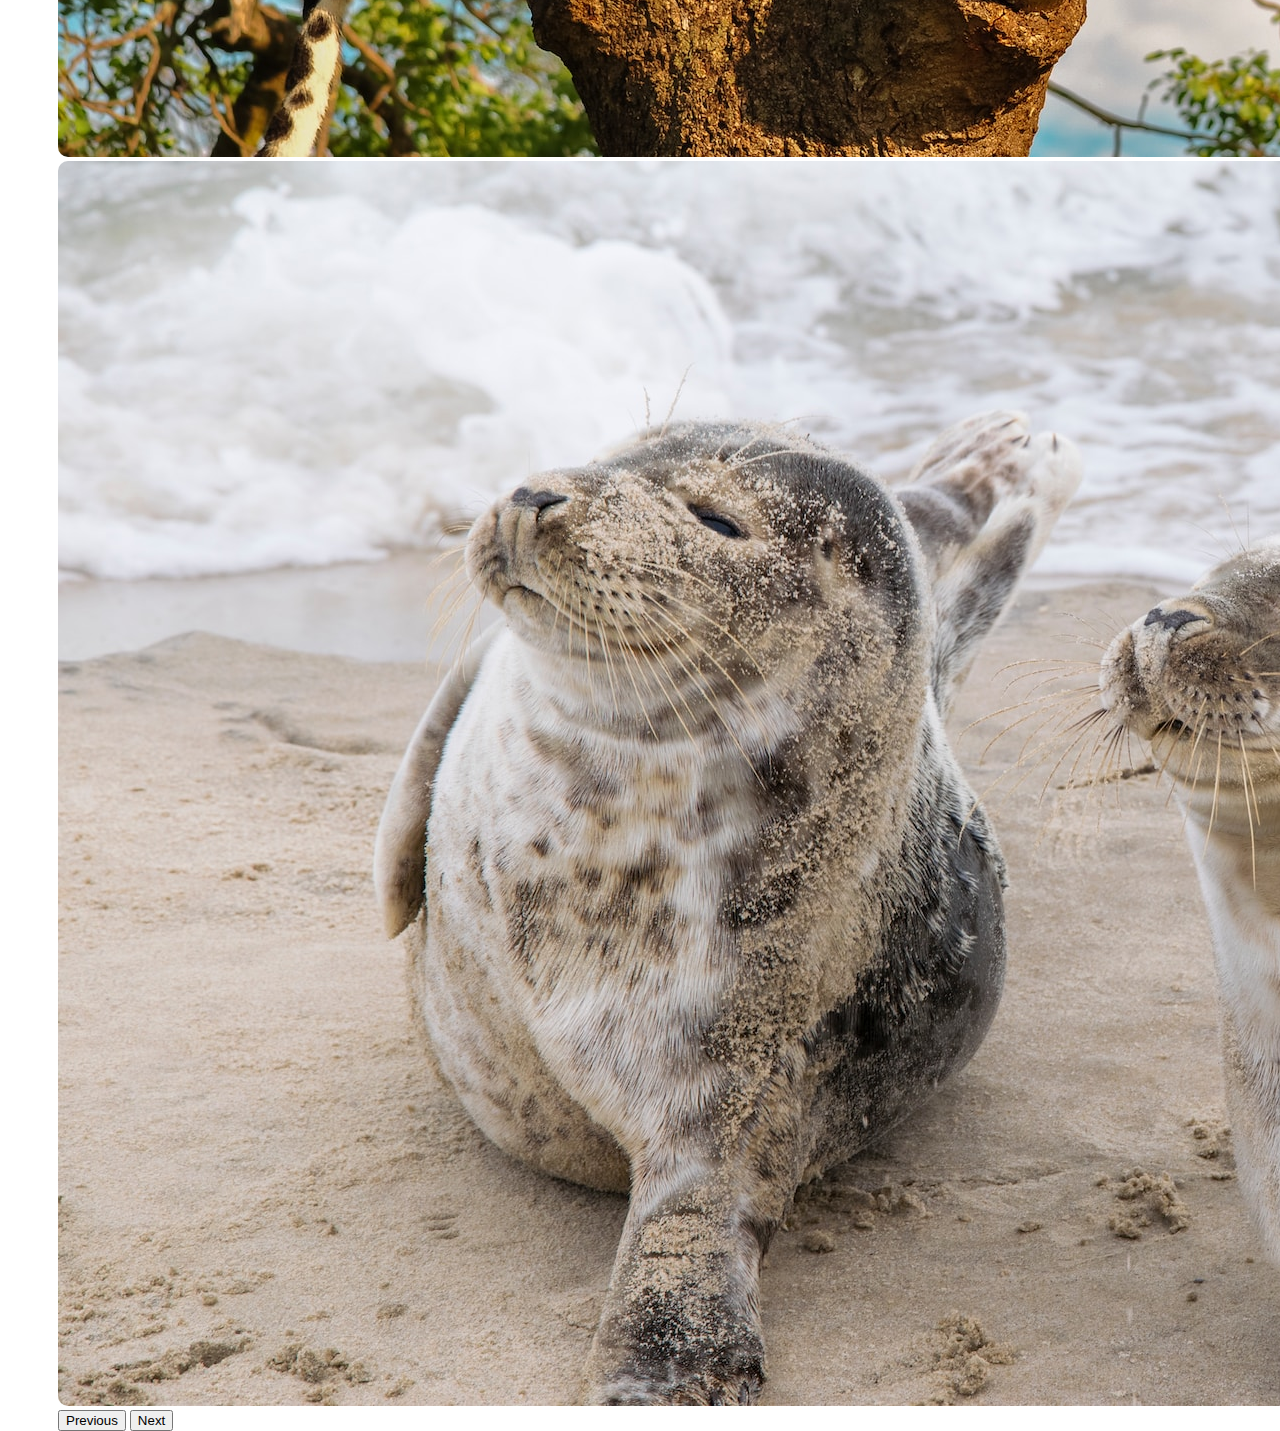
<file: Bronx.html>
<!doctype html>
<html lang="en">
<head>
    <meta charset="utf-8">
    <meta name="viewport" content="width=device-width, initial-scale=1">
    <meta name="description" content="YOUR DESCRIPTION HERE">
    <meta name="author" content="YOUR NAME HERE">
    <title>McCarthy Wildlife</title>  

    <!-- LOAD BOOTSTRAP CSS - DO NOT DELETE -->
        <link href="https://cdn.jsdelivr.net/npm/bootstrap@5.3.0-alpha1/dist/css/bootstrap.min.css" rel="stylesheet" integrity="sha384-GLhlTQ8iRABdZLl6O3oVMWSktQOp6b7In1Zl3/Jr59b6EGGoI1aFkw7cmDA6j6gD" crossorigin="anonymous">

    <!-- END LOADING BOOTSTRAP CSS -->

    
    <!-- Custom styles -->
    <link href="style.css" rel="stylesheet">
    <style>
    @import url('https://fonts.googleapis.com/css2?family=Sora:wght@100;200;300;400;500;600;700&display=swap');
    </style>
  </head>
    <body id="page-top">
      <!-- Navigation-->
      <nav class="navbar navbar-expand-lg navbar-dark bg-dark fixed-top" id="mainNav">
          <div class="container px-4">
              <a class="navbar-brand" href="#page-top"><img class="logo" src="logo_vector2.png" alt="Zoo-Topia™"></a>
              <button class="navbar-toggler" type="button" data-bs-toggle="collapse" data-bs-target="#navbarResponsive" aria-controls="navbarResponsive" aria-expanded="false" aria-label="Toggle navigation"><span class="navbar-toggler-icon"></span></button>
              <div class="collapse navbar-collapse" id="navbarResponsive">
                  <ul class="navbar-nav ms-auto">
                      <!-- The hrefs here must match the ID attribute of the corresponding divs/containers -->
                      <li class="nav-item"><a class="nav-link" href="index.html">Home</a></li>
                      <li class="nav-item"><a class="nav-link" href="McCarthy.html">McCarthy's Wildlife</a></li>
                      <li class="nav-item"><a class="nav-link" href="Bronx.html">Bronx Zoo</a></li>
                      <li class="nav-item"><a class="nav-link" href="Smithsonian.html">Smithsonian National Zoo</a></li>
                      <li class="nav-item"><a class="nav-link" href="Central.html">Central Park Zoo</a></li>
                      <li class="nav-item"><a class="nav-link" href="Adventure.html">Animal Adventure Park</a></li>
                  </ul>
              </div>
          </div>
      </nav>
  <section id="heroimage">
    <div class="col-lg-12"> <!--Start of div-->
      <div id="carouselExampleAutoplaying" class="carousel slide" data-bs-ride="carousel"> <!--start carousel-->
        <div class="carousel-inner"> <!--start carousel div 1-->
          <div class="carousel-item active">
            <img src="Bronxzoo2.jpg" class="d-block w-100" alt="McCarthy Center">
            <div class="carousel-caption d-none d-md-block">
              <h1 class="Zoo-Name">Bronx Zoo</h1>
              <p >The Bronx Zoo is a large metropolitan zoo located in Bronx, New York, featuring over 4,000 animals<br> of more than 650 species, and is one of the largest zoos in the United States.</p>
              <div class="dropdown">
                <button class="dropbtn">Explore</button>
                <div class="dropdown-content">
                  <a href="#info">Who They Are</a>
                  <a href="#info2">Species Housed</a>
                  <a href="#gal">Photo Gallery</a>
                </div>
              </div>
              </div>
            </div>
          </div> <!--end of carousel div 1-->
      </div> <!--end of carousel-->
    </div>  <!--end of div-->
  </section> <!--end of section-->
<!-- LOAD BOOTSTRAP JAVASCRIPT - DO NOT DELETE -->
    <script src="https://cdn.jsdelivr.net/npm/bootstrap@5.3.0-alpha1/dist/js/bootstrap.bundle.min.js" integrity="sha384-w76AqPfDkMBDXo30jS1Sgez6pr3x5MlQ1ZAGC+nuZB+EYdgRZgiwxhTBTkF7CXvN" crossorigin="anonymous"></script>
<!-- END LOADING BOOTSTRAP JAVASCRIPT -->
<section id="graphics"> 
  <div class="container px-4 text-center">
    <div class="row gx-5">
      <div class="col">
       <div class="p-3-c">
        <img src="conserve.svg" class="div-top" alt="heart">
        <h2 class="div-top"> Conservation </h2>
      </div>
      </div>
      <div class="col">
        <div class="p-3-c">
          <img src="paw.svg" class="div-top" alt="heart">
          <h2 class="div-top">Animal Care</h2>

          </div>
      </div>
      <div class="col">
        <div class="p-3-c">
          <img src="education.svg" class="div-top" alt="heart">
         <h2 class="div-top"> Education</h2>
        </div>
      </div>
    </div>
  </div>
</section>  

<section id="info"> <!--info section-->
  <div class="container px-4 text-left">
    <div class="row gx-5">
      <div class="col">
       <div class="p-3-b"> 
        <h2 class="description"> Who is Bronx Zoo</h2>
        <p class="description"> 
            The Bronx Zoo is one of the largest metropolitan zoos in the world, and it is dedicated to wildlife conservation, education, and animal welfare. The zoo, which is operated by the Wildlife Conservation Society (WCS), houses over 4,000 animals representing more than 650 species, many of which are endangered or threatened.
                <br><br>
            The Bronx Zoo provides visitors with the opportunity to learn about animals and their habitats through a variety of exhibits and programs. The zoo's exhibits range from the African savannah to the rainforest, and from the Arctic tundra to the Australian Outback. The zoo also features immersive exhibits that allow visitors to get up close and personal with animals, such as the Congo Gorilla Forest and the World of Reptiles!  !
          </p>
          <a class="btn btn-primary" href="https://bronxzoo.com/" target="_blank" role="button"> Vist Them</a>

       </div>
      </div>
      <div class="col">
        <div class="p-3">
          <img class="zoo-lo" src="Bronxzoo-logo.jpg" alt="logo">
        </div>
      </div>
    </div>
  </div>
  </section> <!--end welcome section-->

  <section id="info2"> <!--Species section-->
    <div class="container px-4 text-left">
      <div class="row gx-5">
        <div class="col">
         <div class="p-3-b">
          <h2 class="description2"> Species Housed</h2>
          <p class="description2"> 
          
The Bronx Zoo is home to more than 4,000 animals from over 650 species from around the world. Some of the notable species that can be found at the zoo include:
</p>
<ul>
    <li>African elephants</li>
    <li>American bison</li>
    <li>Amur leopards</li>
    <li>California sea lions</li>
    <li>Chimpanzees</li>
    <li>And more</li>
</ul>      
<p>In addition to these species, the Bronx Zoo also has many other mammals, birds, reptiles, amphibians, and fish on exhibit. 
The zoo has a number of immersive exhibits that allow visitors to see animals up close in naturalistic habitats, such as the African Plains, Himalayan Highlands, and Madagascar! exhibits.
</p>         
        </div>
        </div>
        <div class="col">
          <div class="p-3"> 
            <div id="carouselExample" class="carousel slide">
              <div class="carousel-inner">
                <div class="carousel-item active">
                  <img src="C-B1.jpg" class="d-block w-100" alt="lizard">
                </div>
                <div class="carousel-item">
                  <img src="C-B2.jpg" class="d-block w-100" alt="bird of prey">
                </div>
                <div class="carousel-item">
                  <img src="C-B3.jpg" class="d-block w-100" alt="tiger">
                </div>
              </div>
              <button class="carousel-control-prev" type="button" data-bs-target="#carouselExample" data-bs-slide="prev">
                <span class="carousel-control-prev-icon" aria-hidden="true"></span>
                <span class="visually-hidden">Previous</span>
              </button>
              <button class="carousel-control-next" type="button" data-bs-target="#carouselExample" data-bs-slide="next">
                <span class="carousel-control-next-icon" aria-hidden="true"></span>
                <span class="visually-hidden">Next</span>
              </button>
            </div>
          </div>
        </div> 

        </div>
      </div>
        </section> <!--end Species section-->    
    <div>
    <h2 id="gal" class="gal-h1">Photo Gallery</h2>
  </div>

    <div class="sec-gal"><!--photo gallery-->
    <div class="gallery">
      <a target="_blank" href="PG-B1.jpg">
        <img src="PG-B1.jpg" alt="Cinque Terre" width="600" height="400">
      </a>
      <div class="desc">Chetta</div>
    </div>
    
    <div class="gallery">
      <a target="_blank" href="PG-B2.jpg">
        <img src="PG-B2.jpg" alt="Forest" width="600" height="400">
      </a>
      <div class="desc">Tiger</div>
    </div>
    
    <div class="gallery">
      <a target="_blank" href="PG-B3.jpg">
        <img src="PG-B3.jpg" alt="Northern Lights" width="600" height="400">
      </a>
      <div class="desc">Porcupine</div>
    </div>
    
    <div class="gallery">
      <a target="_blank" href="PG-B4.jpg">
        <img src="PG-B4.jpg" alt="Mountains" width="600" height="400">
      </a>
      <div class="desc">Leapord</div>
    </div>
  </div> <!--end of photo gallery-->
    <div class="footer">  <!--footer section--> 
      <footer> <!--start of footer-->
        <div class="container px-4 text-center">
          <div class="row gx-5">
            <div class="col">
             <div class="p-3"> <a class="navbar-brand" href="#page-top"><img class= "logo_footer" src="logo_vector.png" alt="Zoo-Topia™"></a> </div>
            </div>
            <div class="col">
              <div class="p-3">
                <ul class="nav">
                  <li class="nav-item">
                    <a class="nav-link active" aria-current="page" href="#"></a>
                  </li>
                  <li class="nav-item">
                    <a class="nav-link" href="index.html">Home</a>
                  </li>
                  <li class="nav-item">
                    <a class="nav-link" href="McCarthy.html">McCarthy's Wildlife</a>
                  </li>
                  <li class="nav-item">
                    <a class="nav-link" href="Smithsonian.html">Smithsonian National Zoo</a>
                  </li>
                  <li class="nav-item">
                    <a class="nav-link" href="Central.html">Central Park Zoo</a>
                  </li>
                  <li class="nav-item">
                    <a class="nav-link" href="Adventure.html">Animal Adventure Park</a>
                  </li>
                  <li class="nav-item">
                    <a class="nav-link disabled"></a>
                  </li>
                </ul> 
              </div>
            </div>
          </div>
        </div>
    </footer> <!--end of footer-->
  </div>  <!--end footer section-->
  </body>
</html>
</file>
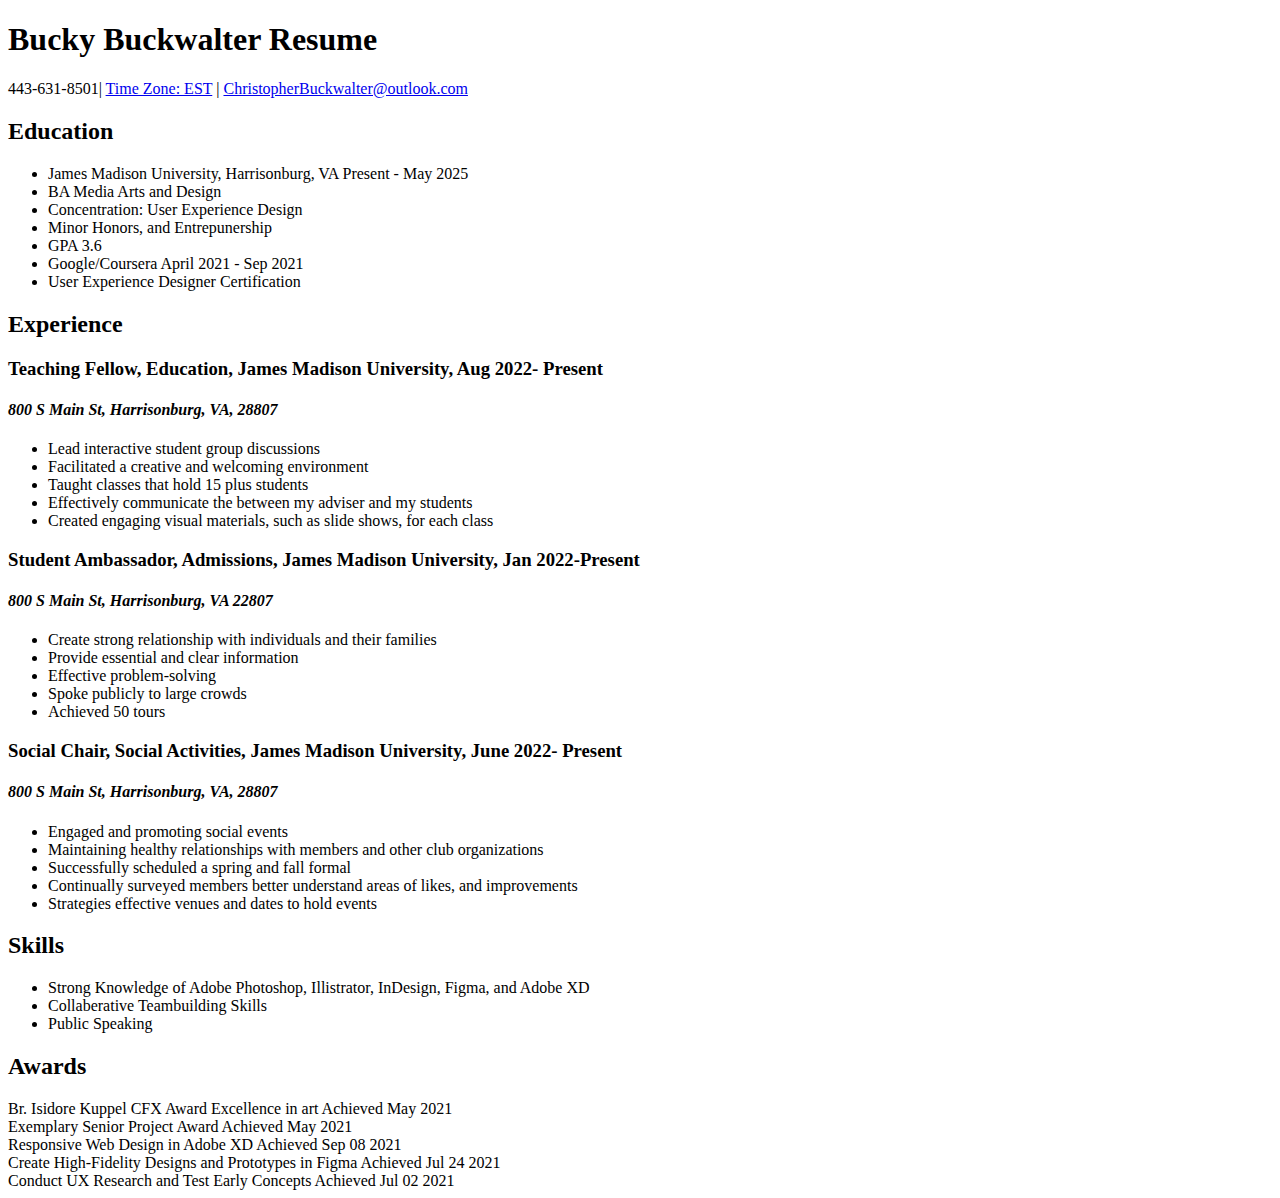
<file: index.html.html>
<!doctype html>
<html lang="en">
    <head>
    <title> Bucky Buckwalter Resume</title>
    <meta charset="UTF-8">
        <meta name="description" content="Links and Images">
        <meta name="author" content="Bucky Buckwalter ">
        <meta name="viewport" content="width=device-width, initial-scale=1.0">
    <link rel="stylesheet" href="style.css">
    <link rel="preconnect" href="https://fonts.googleapis.com">
    <link rel="preconnect" href="https://fonts.gstatic.com" crossorigin>
    <link href="https://fonts.googleapis.com/css2?family=Comfortaa:wght@300;400;600;700&display=swap" rel="stylesheet">
    </head>
    <body class="div">
        <section class="image">
        <h1> Bucky Buckwalter Resume</h1>
        <p> 443-631-8501| <a class= links href="https://time.is/EST">Time Zone: EST</a> | <a href="mailto:ChristopherBuckwalter@outlook.com">ChristopherBuckwalter@outlook.com </a> </p>
        </section>
        <h2>Education</h2>
            <ul>
                <li>James Madison University, Harrisonburg, VA					Present - May 2025</li>  
                <li>BA Media Arts and Design</li>
                <li>Concentration: User Experience Design</li>
                <li>Minor Honors, and Entrepunership</li> 
                <li>GPA 3.6</li>
                <li>Google/Coursera									April 2021 - Sep 2021</li>
                <li>User Experience Designer Certification</li> 
            </ul>
        <h2>Experience </h2>
            <h3>Teaching Fellow, Education, James Madison University, 				Aug 2022- Present</h3>
            <h4><i>800 S Main St, Harrisonburg, VA, 28807</i></h4>
            <ul>    
                <li>Lead interactive student group discussions</li> 
                <li>Facilitated a creative and welcoming environment</li>  
                <li>Taught classes that hold 15 plus students</li>
                <li>Effectively communicate the between my adviser and my students</li> 
                <li>Created engaging visual materials, such as slide shows, for each class</li>  
            </ul>
            <h3>Student Ambassador, Admissions, James Madison University,			Jan 2022-Present</h3>
                <h4><i>800 S Main St, Harrisonburg, VA 22807</i></h4>
                <ul>
                    <li>Create strong relationship with individuals and their families</li> 
                    <li>Provide essential and clear information</li> 
                    <li>Effective problem-solving</li>
                    <li>Spoke publicly to large crowds</li> 
                    <li>Achieved 50 tours</li>
                </ul>
            <h3> Social Chair, Social Activities, James Madison University, 			June 2022- Present</h3>
            <h4> <i>800 S Main St, Harrisonburg, VA, 28807 </i></h4>
                <ul>
                <li>Engaged and promoting social events</li>
                <li>Maintaining healthy relationships with members and other club organizations</li> 
                <li>Successfully scheduled a spring and fall formal</li>
                <li>Continually surveyed members better understand areas of likes, and improvements</li>
                <li>Strategies effective venues and dates to hold events</li> 
            </ul> 
        <h2>Skills</h2>
            <ul>
                <li>Strong Knowledge of Adobe Photoshop, Illistrator, InDesign, Figma, and Adobe XD</li> 
                <li>Collaberative Teambuilding Skills </li>
                <li>Public Speaking</li>
            </ul>
        <h2>Awards</h2>
            Br. Isidore Kuppel CFX Award Excellence in art						Achieved May 2021<br>  
            Exemplary Senior Project Award                                     					Achieved May 2021<br> 
            Responsive Web Design in Adobe XD                             					Achieved Sep 08 2021<br> 
            Create High-Fidelity Designs and Prototypes in Figma 					Achieved Jul 24 2021<br> 
            Conduct UX Research and Test Early Concepts    						Achieved Jul 02 2021<br>
</body>
</html>
</file>
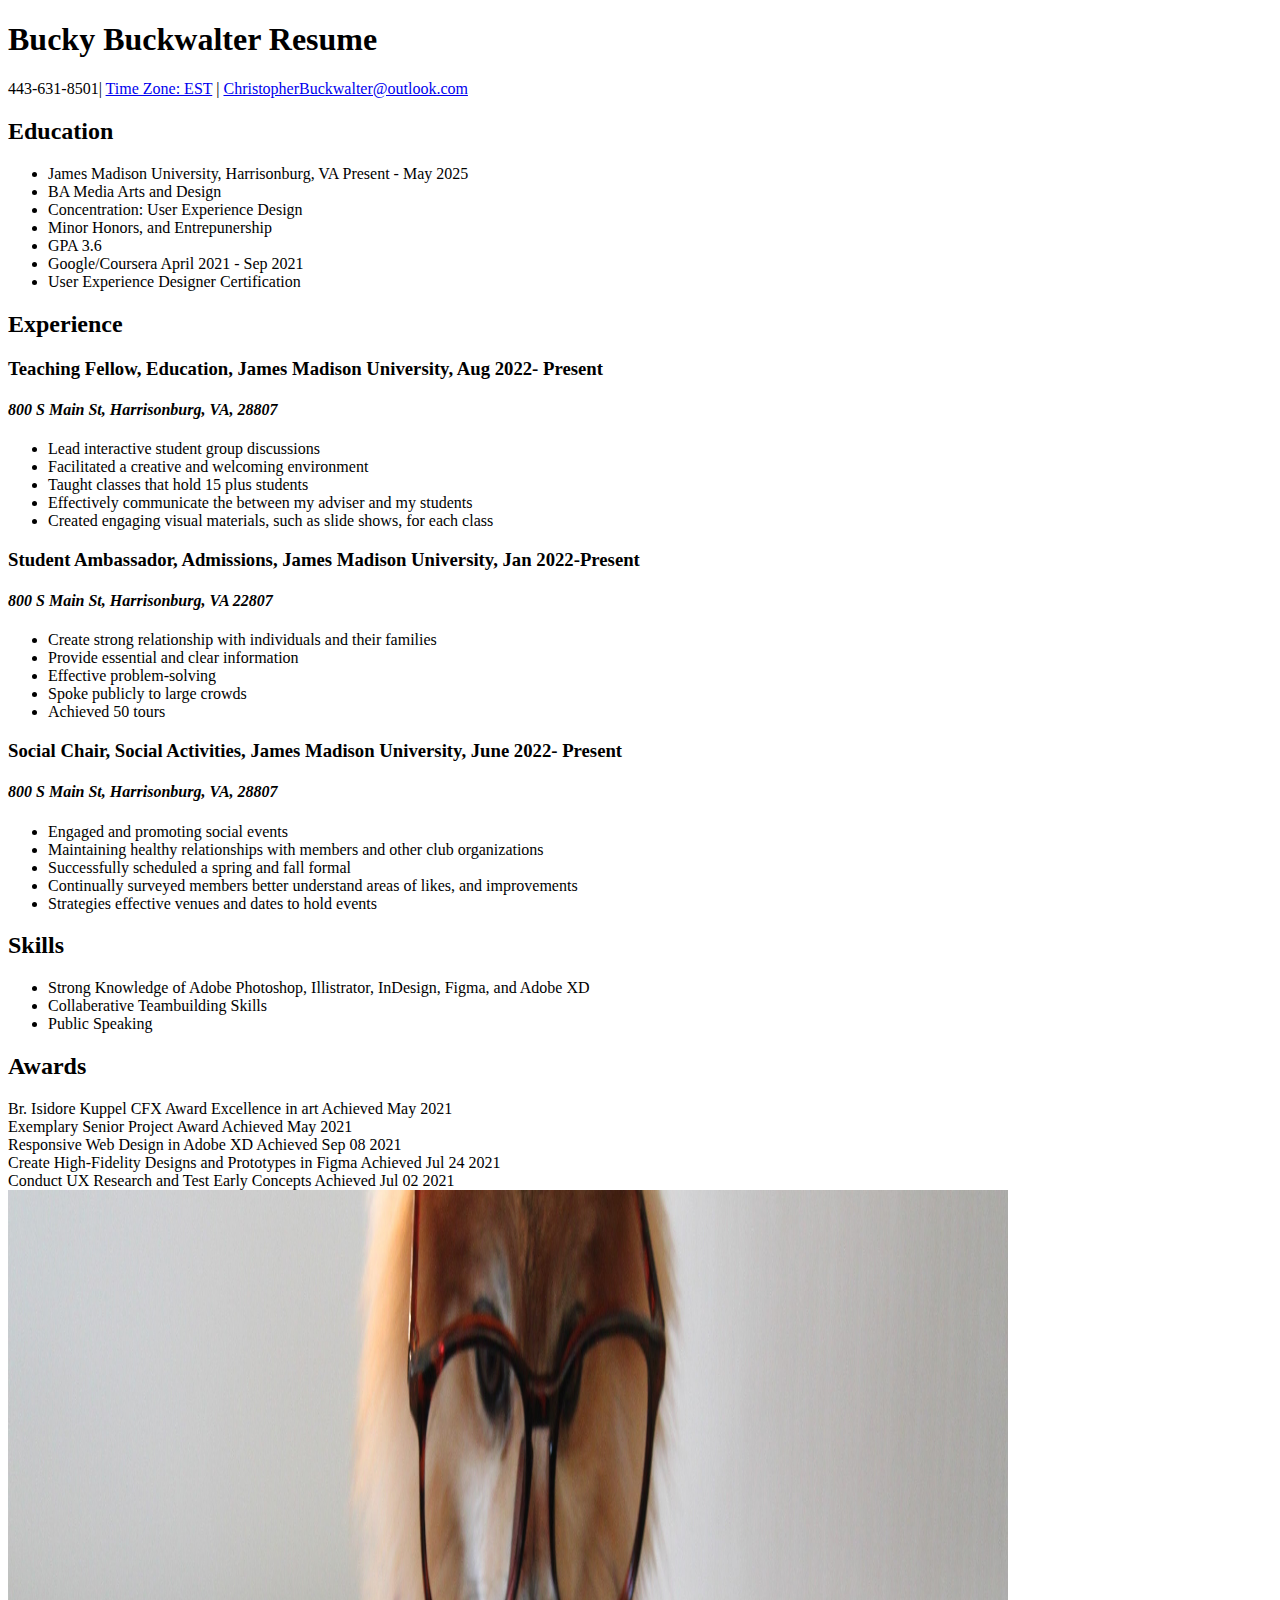
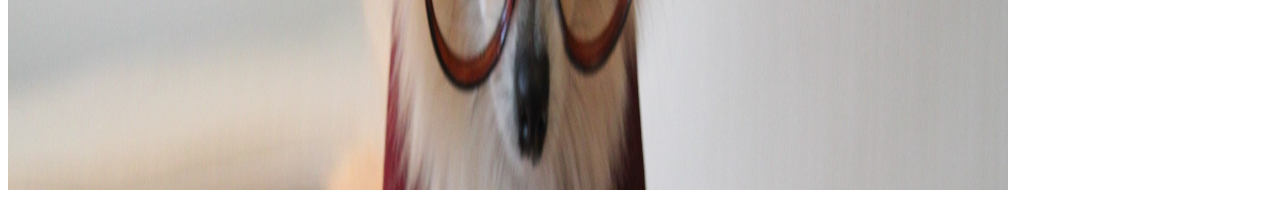
<file: Index_HTML_Resune.html>
<!doctype html>
<html lang="en">
    <head>
    <title> Bucky Buckwalter Resume</title>
    <meta charset="UTF-8">
        <meta name="description" content="Links and Images">
        <meta name="author" content="Bucky Buckwalter ">
        <meta name="viewport" content="width=device-width, initial-scale=1.0">
    </head>
    <body> 
        <h1>Bucky Buckwalter Resume</h1>
        <p> 443-631-8501| <a href="https://time.is/EST">Time Zone: EST</a> | <a href="mailto:ChristopherBuckwalter@outlook.com">ChristopherBuckwalter@outlook.com </a> </p>
        <h2>Education</h2>
            <ul>
                <li>James Madison University, Harrisonburg, VA					Present - May 2025</li>  
                <li>BA Media Arts and Design</li>
                <li>Concentration: User Experience Design</li>
                <li>Minor Honors, and Entrepunership</li> 
                <li>GPA 3.6</li>
                <li>Google/Coursera									April 2021 - Sep 2021</li>
                <li>User Experience Designer Certification</li> 
            </ul>
        <h2>Experience </h2>
            <h3>Teaching Fellow, Education, James Madison University, 				Aug 2022- Present</h3>
            <h4><i>800 S Main St, Harrisonburg, VA, 28807</i></h4>
            <ul>    
                <li>Lead interactive student group discussions</li> 
                <li>Facilitated a creative and welcoming environment</li>  
                <li>Taught classes that hold 15 plus students</li>
                <li>Effectively communicate the between my adviser and my students</li> 
                <li>Created engaging visual materials, such as slide shows, for each class</li>  
            </ul>
            <h3>Student Ambassador, Admissions, James Madison University,			Jan 2022-Present</h3>
                <h4><i>800 S Main St, Harrisonburg, VA 22807</i></h4>
                <ul>
                    <li>Create strong relationship with individuals and their families</li> 
                    <li>Provide essential and clear information</li> 
                    <li>Effective problem-solving</li>
                    <li>Spoke publicly to large crowds</li> 
                    <li>Achieved 50 tours</li>
                </ul>
            <h3> Social Chair, Social Activities, James Madison University, 			June 2022- Present</h3>
            <h4> <i>800 S Main St, Harrisonburg, VA, 28807 </i></h4>
                <ul>
                <li>Engaged and promoting social events</li>
                <li>Maintaining healthy relationships with members and other club organizations</li> 
                <li>Successfully scheduled a spring and fall formal</li>
                <li>Continually surveyed members better understand areas of likes, and improvements</li>
                <li>Strategies effective venues and dates to hold events</li> 
            </ul> 
        <h2>Skills</h2>
            <ul>
                <li>Strong Knowledge of Adobe Photoshop, Illistrator, InDesign, Figma, and Adobe XD</li> 
                <li>Collaberative Teambuilding Skills </li>
                <li>Public Speaking</li>
            </ul>
        <h2>Awards</h2>
            Br. Isidore Kuppel CFX Award Excellence in art						Achieved May 2021<br>  
            Exemplary Senior Project Award                                     					Achieved May 2021<br> 
            Responsive Web Design in Adobe XD                             					Achieved Sep 08 2021<br> 
            Create High-Fidelity Designs and Prototypes in Figma 					Achieved Jul 24 2021<br> 
            Conduct UX Research and Test Early Concepts    						Achieved Jul 02 2021<br>
    <img src="cat2.jpeg.jpeg" alt="Dog on Computer" width="1000" height="600">
</body>
</html>
</file>
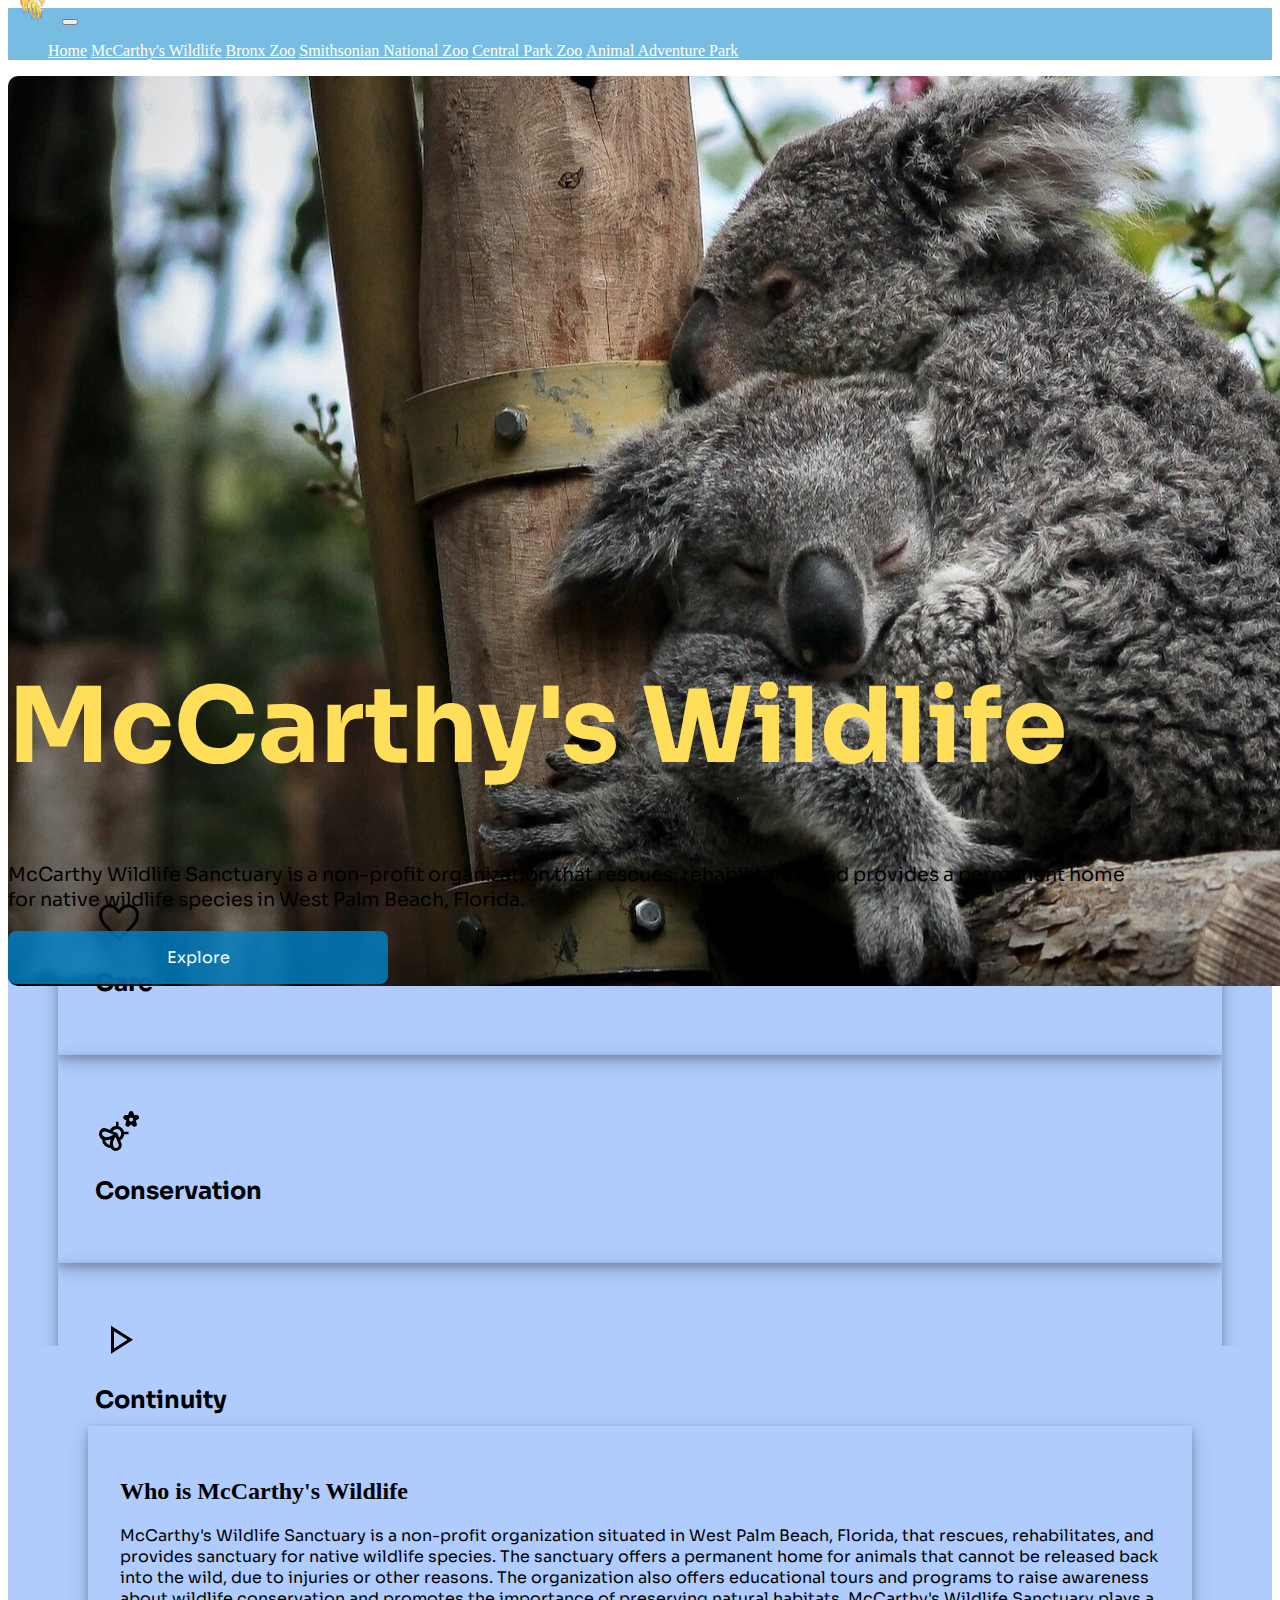
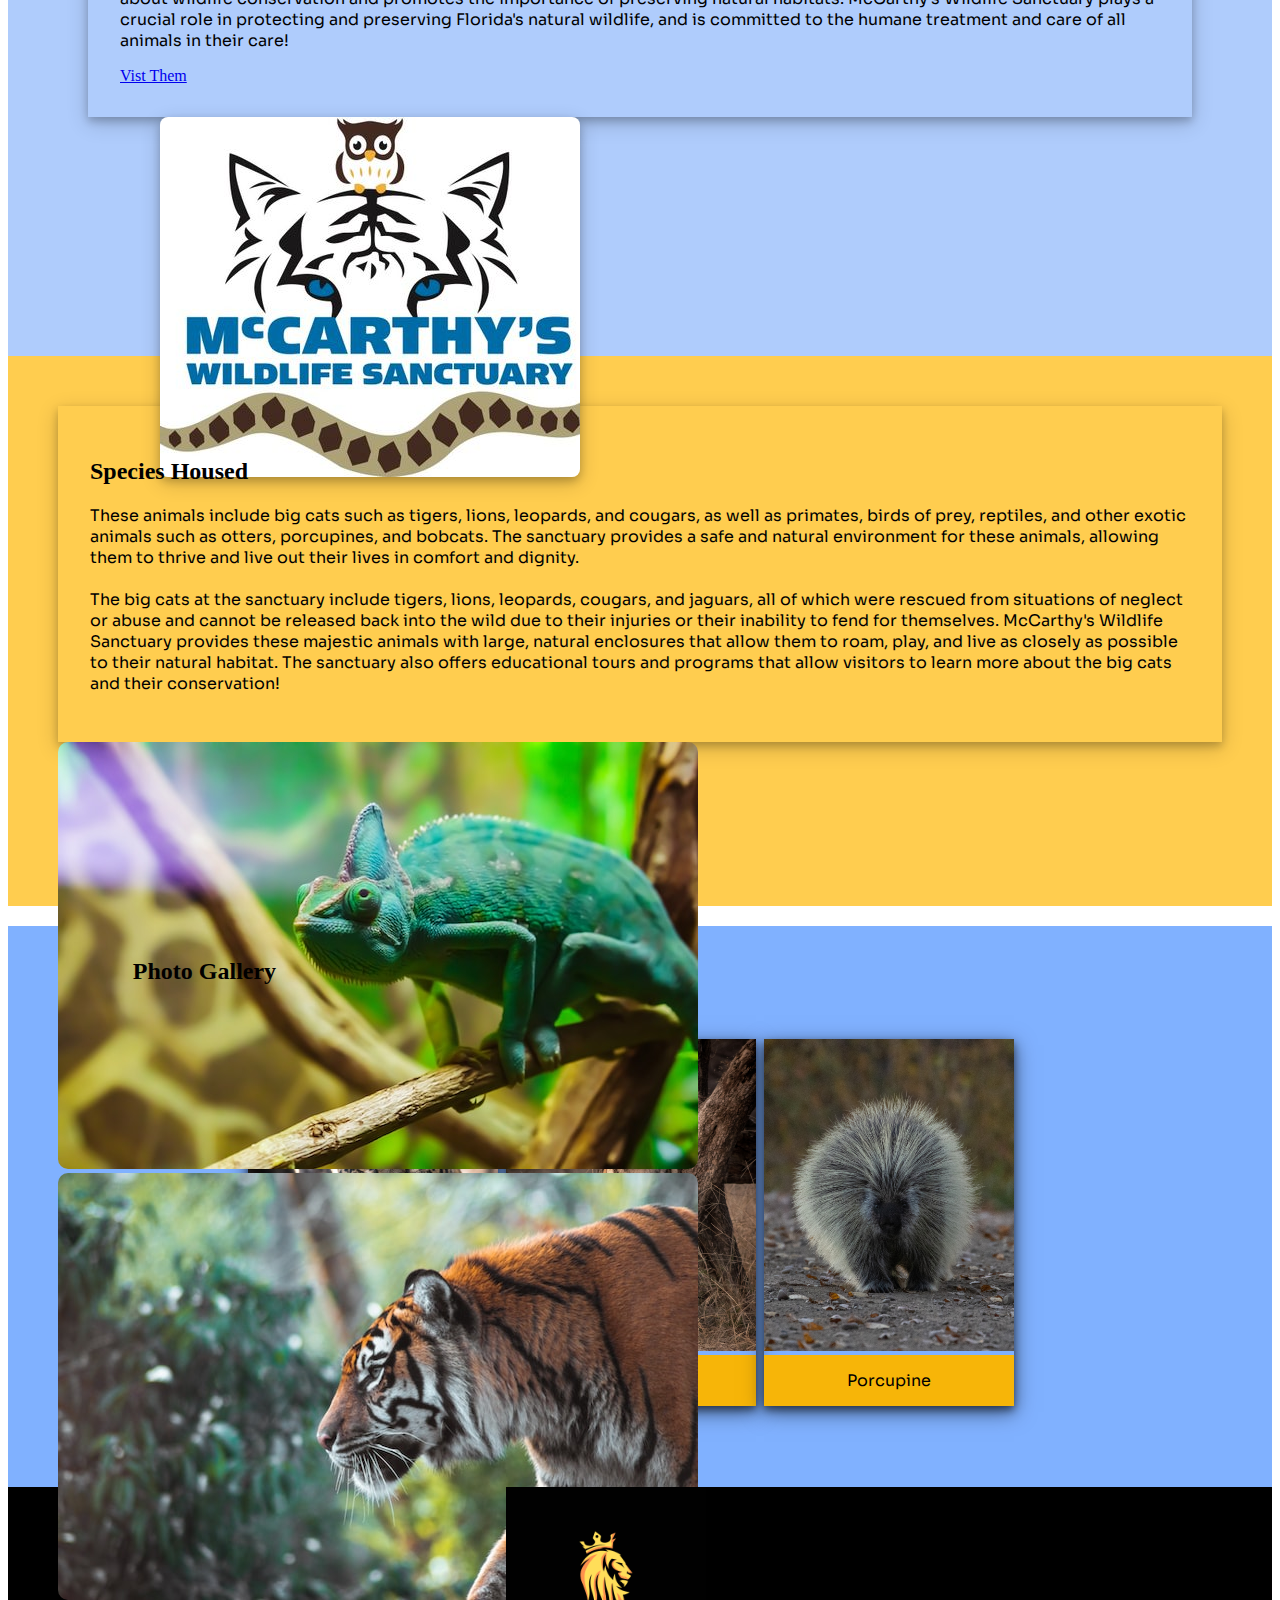
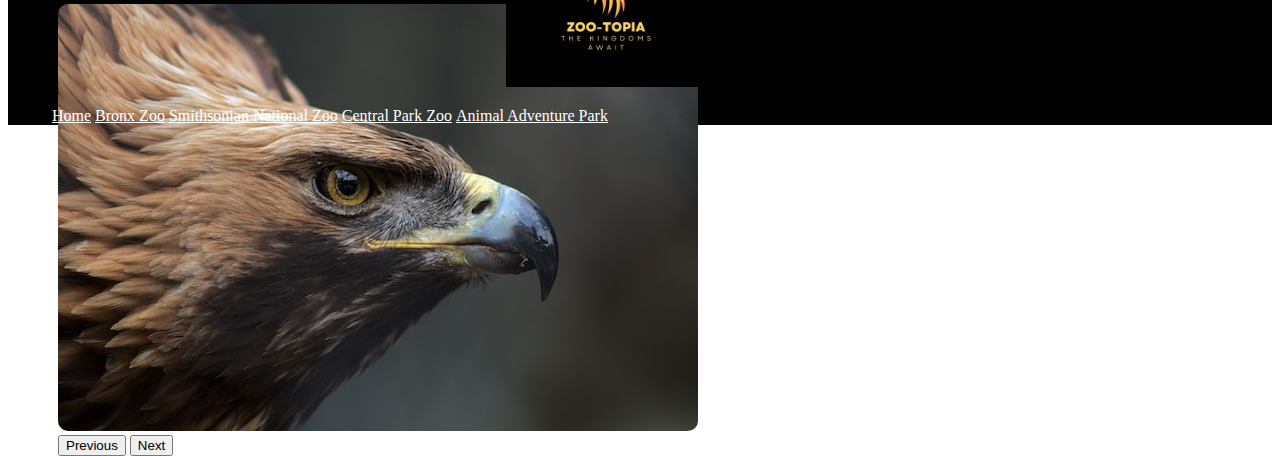
<file: McCarthy.html>
<!doctype html>
<html lang="en">
<head>
    <meta charset="utf-8">
    <meta name="viewport" content="width=device-width, initial-scale=1">
    <meta name="description" content="YOUR DESCRIPTION HERE">
    <meta name="author" content="YOUR NAME HERE">
    <title>McCarthy Wildlife</title>  

    <!-- LOAD BOOTSTRAP CSS - DO NOT DELETE -->
        <link href="https://cdn.jsdelivr.net/npm/bootstrap@5.3.0-alpha1/dist/css/bootstrap.min.css" rel="stylesheet" integrity="sha384-GLhlTQ8iRABdZLl6O3oVMWSktQOp6b7In1Zl3/Jr59b6EGGoI1aFkw7cmDA6j6gD" crossorigin="anonymous">

    <!-- END LOADING BOOTSTRAP CSS -->

    
    <!-- Custom styles -->
    <link href="style.css" rel="stylesheet">
    <style>
    @import url('https://fonts.googleapis.com/css2?family=Sora:wght@100;200;300;400;500;600;700&display=swap');
    </style>
  </head>
    <body id="page-top">
      <!-- Navigation-->
      <nav class="navbar navbar-expand-lg navbar-dark bg-dark fixed-top" id="mainNav">
          <div class="container px-4">
              <a class="navbar-brand" href="#page-top"><img class="logo" src="logo_vector2.png" alt="Zoo-Topia™"></a>
              <button class="navbar-toggler" type="button" data-bs-toggle="collapse" data-bs-target="#navbarResponsive" aria-controls="navbarResponsive" aria-expanded="false" aria-label="Toggle navigation"><span class="navbar-toggler-icon"></span></button>
              <div class="collapse navbar-collapse" id="navbarResponsive">
                  <ul class="navbar-nav ms-auto">
                      <!-- The hrefs here must match the ID attribute of the corresponding divs/containers -->
                      <li class="nav-item"><a class="nav-link" href="index.html">Home</a></li>
                      <li class="nav-item"><a class="nav-link" href="McCarthy.html">McCarthy's Wildlife</a></li>
                      <li class="nav-item"><a class="nav-link" href="Bronx.html">Bronx Zoo</a></li>
                      <li class="nav-item"><a class="nav-link" href="Smithsonian.html">Smithsonian National Zoo</a></li>
                      <li class="nav-item"><a class="nav-link" href="Central.html">Central Park Zoo</a></li>
                      <li class="nav-item"><a class="nav-link" href="Adventure.html">Animal Adventure Park</a></li>
                  </ul>
              </div>
          </div>
      </nav>
  <section id="heroimage">
    <div class="col-lg-12"> <!--Start of div-->
      <div id="carouselExampleAutoplaying" class="carousel slide" data-bs-ride="carousel"> <!--start carousel-->
        <div class="carousel-inner"> <!--start carousel div 1-->
          <div class="carousel-item active">
            <img src="McCarthy.jpg" class="d-block w-100" alt="McCarthy Center">
            <div class="carousel-caption d-none d-md-block">
              <h1 class="Zoo-Name">McCarthy's Wildlife</h1>
              <p >McCarthy Wildlife Sanctuary is a non-profit organization that rescues, rehabilitates, and provides a permanent home <br> for native wildlife species in West Palm Beach, Florida.</p>
              <div class="dropdown">
                <button class="dropbtn">Explore</button>
                <div class="dropdown-content">
                  <a href="#info">Who They Are</a>
                  <a href="#info2">Species Housed</a>
                  <a href="#gal">Photo Gallery</a>
                </div>
              </div>
              </div>
            </div>
          </div> <!--end of carousel div 1-->
      </div> <!--end of carousel-->
    </div>  <!--end of div-->
  </section> <!--end of section-->
<!-- LOAD BOOTSTRAP JAVASCRIPT - DO NOT DELETE -->
    <script src="https://cdn.jsdelivr.net/npm/bootstrap@5.3.0-alpha1/dist/js/bootstrap.bundle.min.js" integrity="sha384-w76AqPfDkMBDXo30jS1Sgez6pr3x5MlQ1ZAGC+nuZB+EYdgRZgiwxhTBTkF7CXvN" crossorigin="anonymous"></script>
<!-- END LOADING BOOTSTRAP JAVASCRIPT -->
<section id="graphics"> 
  <div class="container px-4 text-center">
    <div class="row gx-5">
      <div class="col">
       <div class="p-3-c">
        <img src="heart.svg" class="div-top" alt="heart">
        <h2 class="div-top"> Care </h2>
      </div>
      </div>
      <div class="col">
        <div class="p-3-c">
          <img src="conserve.svg" class="div-top" alt="heart">
          <h2 class="div-top">Conservation</h2>

          </div>
      </div>
      <div class="col">
        <div class="p-3-c">
          <img src="Continuity.svg" class="div-top" alt="heart">
         <h2 class="div-top"> Continuity</h2>
        </div>
      </div>
    </div>
  </div>
</section>  

<section id="info"> <!--info section-->
  <div class="container px-4 text-left">
    <div class="row gx-5">
      <div class="col">
       <div class="p-3-b"> 
        <h2 class="description"> Who is McCarthy's Wildlife</h2>
        <p class="description"> 
          McCarthy's Wildlife Sanctuary is a non-profit organization situated in West Palm Beach, Florida, that rescues, rehabilitates, and provides sanctuary for native wildlife species. The sanctuary offers a permanent home for animals that cannot be released back into the wild, due to injuries or other reasons. 
          The organization also offers educational tours and programs to raise awareness about wildlife conservation and promotes the importance of preserving natural habitats. McCarthy's Wildlife Sanctuary plays a crucial role in protecting and preserving Florida's natural wildlife, and is committed to the humane treatment and care of all animals in their care!
          </p>
          <a class="btn btn-primary" href="https://www.mccarthyswildlife.com/" target="_blank" role="button"> Vist Them</a>

       </div>
      </div>
      <div class="col">
        <div class="p-3">
          <img class="zoo-lo" src="MC_logo.jpg" alt="logo">
        </div>
      </div>
    </div>
  </div>
  </section> <!--end welcome section-->

  <section id="info2"> <!--Species section-->
    <div class="container px-4 text-left">
      <div class="row gx-5">
        <div class="col">
         <div class="p-3-b">
          <h2 class="description2"> Species Housed</h2>
          <p class="description2"> 
            These animals include big cats such as tigers, lions, leopards, and cougars, as well as primates, birds of prey, reptiles, and other exotic animals such as otters, porcupines, and bobcats. The sanctuary provides a safe and natural environment for these animals, allowing them to thrive and live out their lives in comfort and dignity.
             <br><br> The big cats at the sanctuary include tigers, lions, leopards, cougars, and jaguars, all of which were rescued from situations of neglect or abuse and cannot be released back into the wild due to their injuries or their inability to fend for themselves. McCarthy's Wildlife Sanctuary provides these majestic animals with large, natural enclosures that allow them to roam, play, and live as closely as possible to their natural habitat. The sanctuary also offers educational tours and programs that allow visitors to learn more about the big cats and their conservation!
          </p>
        </div>
        </div>
        <div class="col">
          <div class="p-3"> 
            <div id="carouselExample" class="carousel slide">
              <div class="carousel-inner">
                <div class="carousel-item active">
                  <img src="Ca-Pic1.jpg" class="d-block w-100" alt="lizard">
                </div>
                <div class="carousel-item">
                  <img src="Ca-Pic2.jpg" class="d-block w-100" alt="bird of prey">
                </div>
                <div class="carousel-item">
                  <img src="Ca-Pic3.jpg" class="d-block w-100" alt="tiger">
                </div>
              </div>
              <button class="carousel-control-prev" type="button" data-bs-target="#carouselExample" data-bs-slide="prev">
                <span class="carousel-control-prev-icon" aria-hidden="true"></span>
                <span class="visually-hidden">Previous</span>
              </button>
              <button class="carousel-control-next" type="button" data-bs-target="#carouselExample" data-bs-slide="next">
                <span class="carousel-control-next-icon" aria-hidden="true"></span>
                <span class="visually-hidden">Next</span>
              </button>
            </div>
          </div>
        </div> 

        </div>
      </div>
        </section> <!--end Species section-->    
    <div>
    <h2 id="gal" class="gal-h1">Photo Gallery</h2>
  </div>

    <div class="sec-gal"><!--photo gallery-->
    <div class="gallery">
      <a target="_blank" href="C-Pic1.jpg">
        <img src="C-Pic1.jpg" alt="Cinque Terre" width="600" height="400">
      </a>
      <div class="desc">Chetta</div>
    </div>
    
    <div class="gallery">
      <a target="_blank" href="C-Pic2.jpg">
        <img src="C-Pic2.jpg" alt="Forest" width="600" height="400">
      </a>
      <div class="desc">Tiger</div>
    </div>
    
    <div class="gallery">
      <a target="_blank" href="C-Pic3.jpg">
        <img src="C-Pic3.jpg" alt="Northern Lights" width="600" height="400">
      </a>
      <div class="desc">Porcupine</div>
    </div>
    
    <div class="gallery">
      <a target="_blank" href="C-Pic4.jpg">
        <img src="C-Pic4.jpg" alt="Mountains" width="600" height="400">
      </a>
      <div class="desc">Leapord</div>
    </div>
  </div> <!--end of photo gallery-->
    <div class="footer">  <!--footer section--> 
      <footer> <!--start of footer-->
        <div class="container px-4 text-center">
          <div class="row gx-5">
            <div class="col">
             <div class="p-3"> <a class="navbar-brand" href="#page-top"><img class= "logo_footer" src="logo_vector.png" alt="Zoo-Topia™"></a> </div>
            </div>
            <div class="col">
              <div class="p-3">
                <ul class="nav">
                  <li class="nav-item">
                    <a class="nav-link active" aria-current="page" href="#"></a>
                  </li>
                  <li class="nav-item">
                    <a class="nav-link" href="index.html">Home</a>
                  </li>
                  <li class="nav-item">
                    <a class="nav-link" href="Bronx.html">Bronx Zoo</a>
                  </li>
                  <li class="nav-item">
                    <a class="nav-link" href="Smithsonian.html">Smithsonian National Zoo</a>
                  </li>
                  <li class="nav-item">
                    <a class="nav-link" href="Central.html">Central Park Zoo</a>
                  </li>
                  <li class="nav-item">
                    <a class="nav-link" href="Adventure.html">Animal Adventure Park</a>
                  </li>
                  <li class="nav-item">
                    <a class="nav-link disabled"></a>
                  </li>
                </ul> 
              </div>
            </div>
          </div>
        </div>
    </footer> <!--end of footer-->
  </div>  <!--end footer section-->
  </body>
</html>
</file>
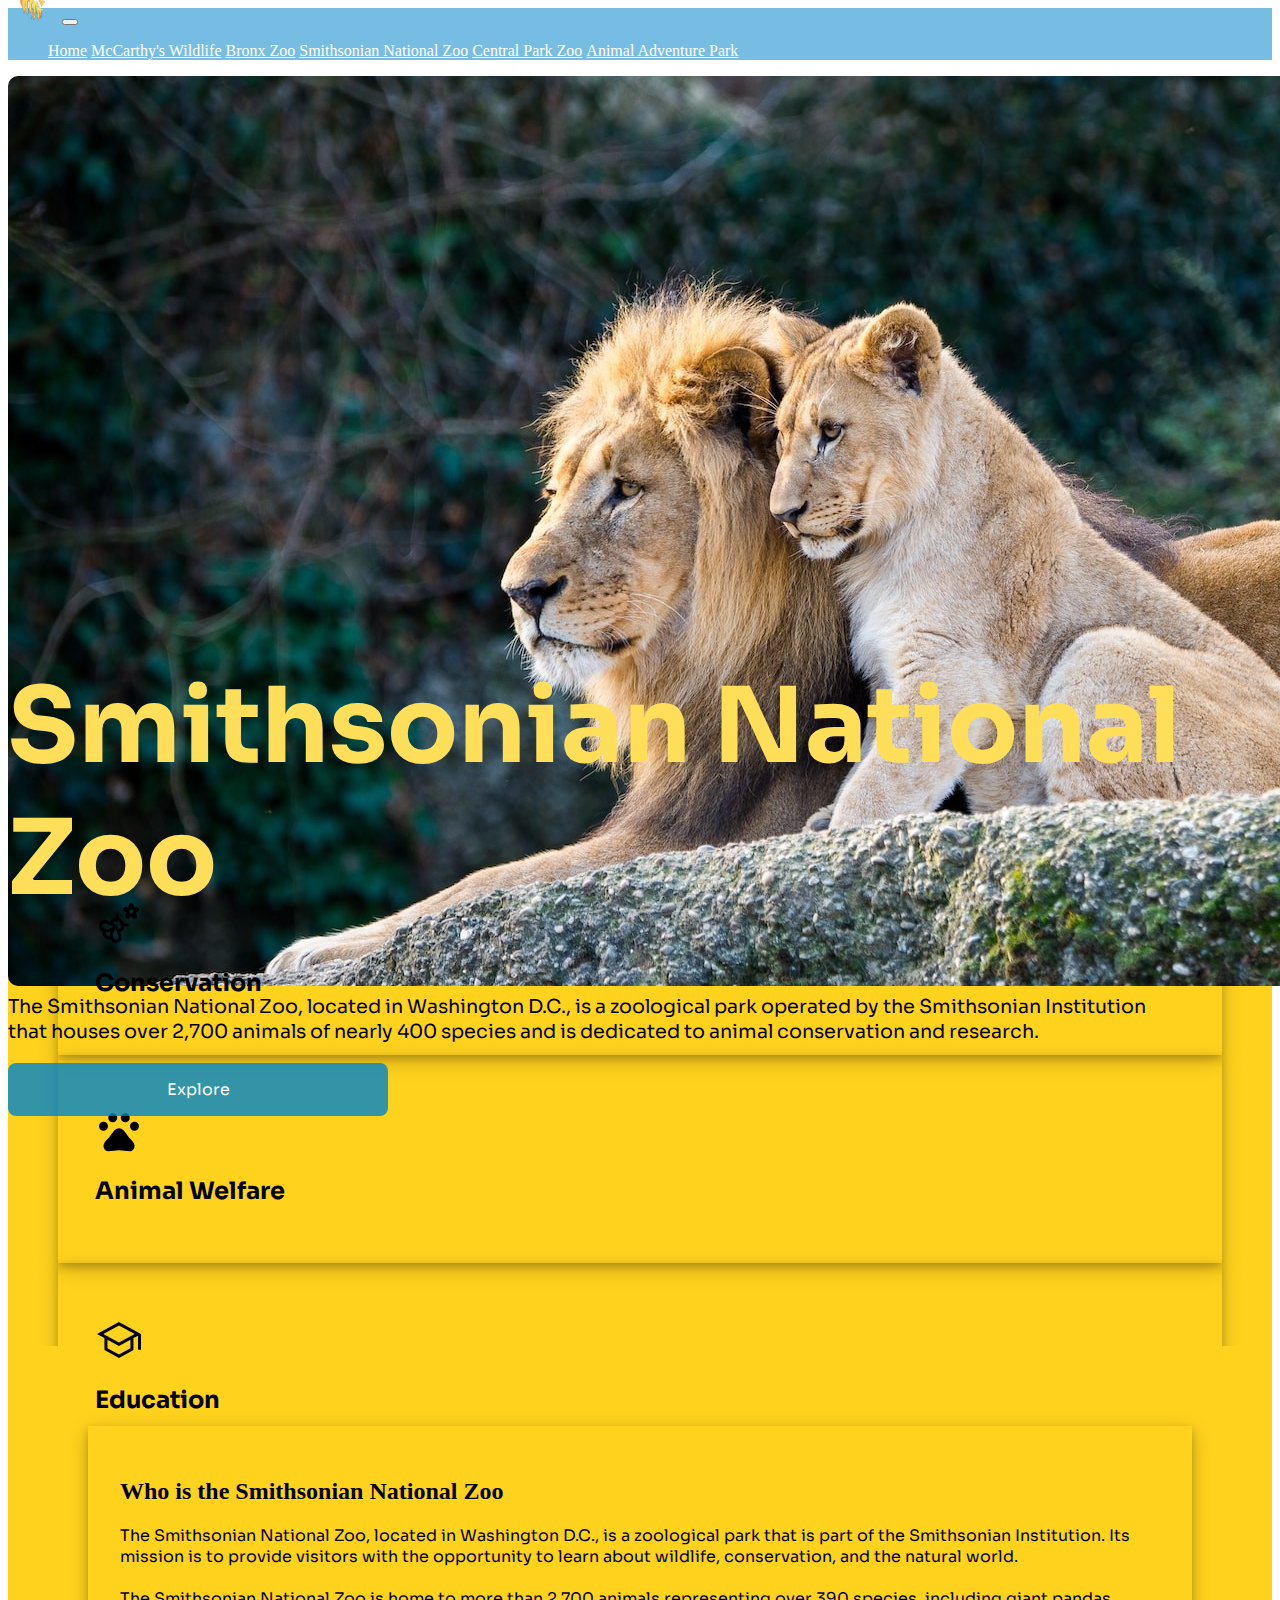
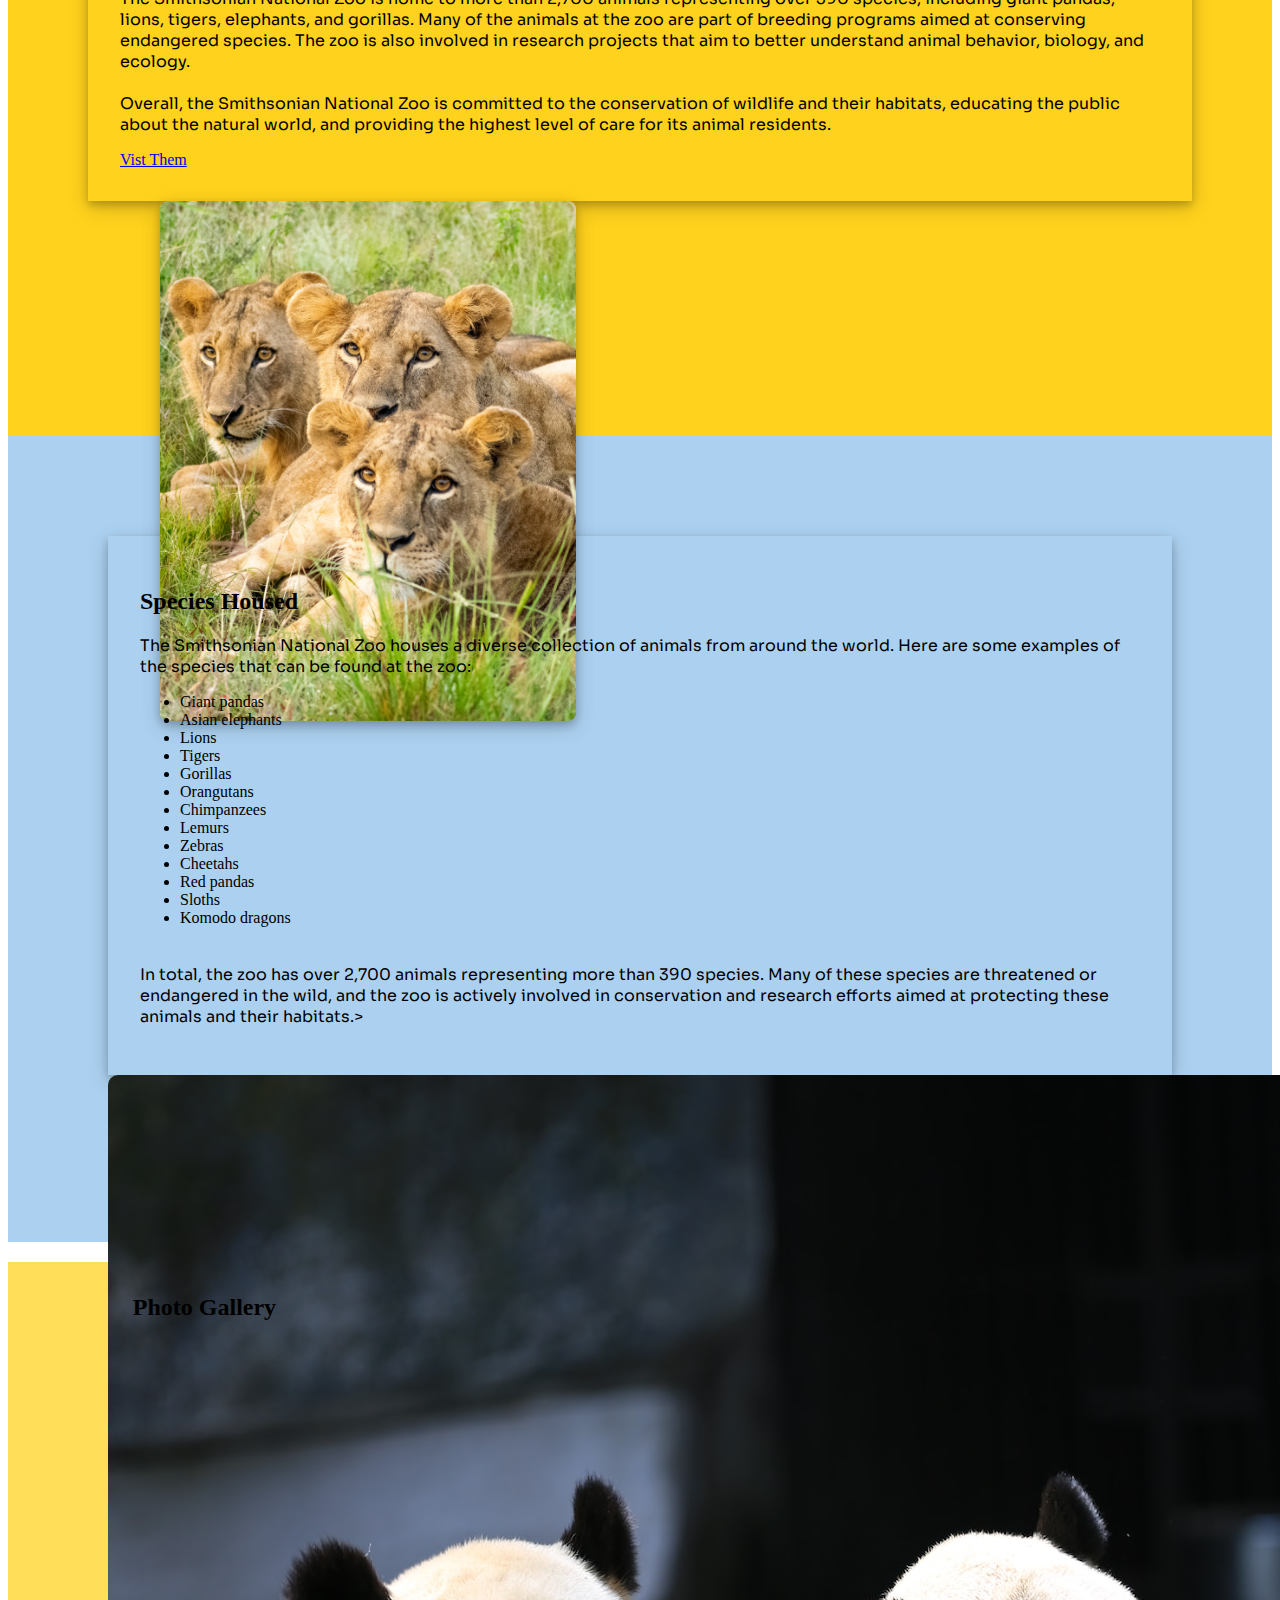
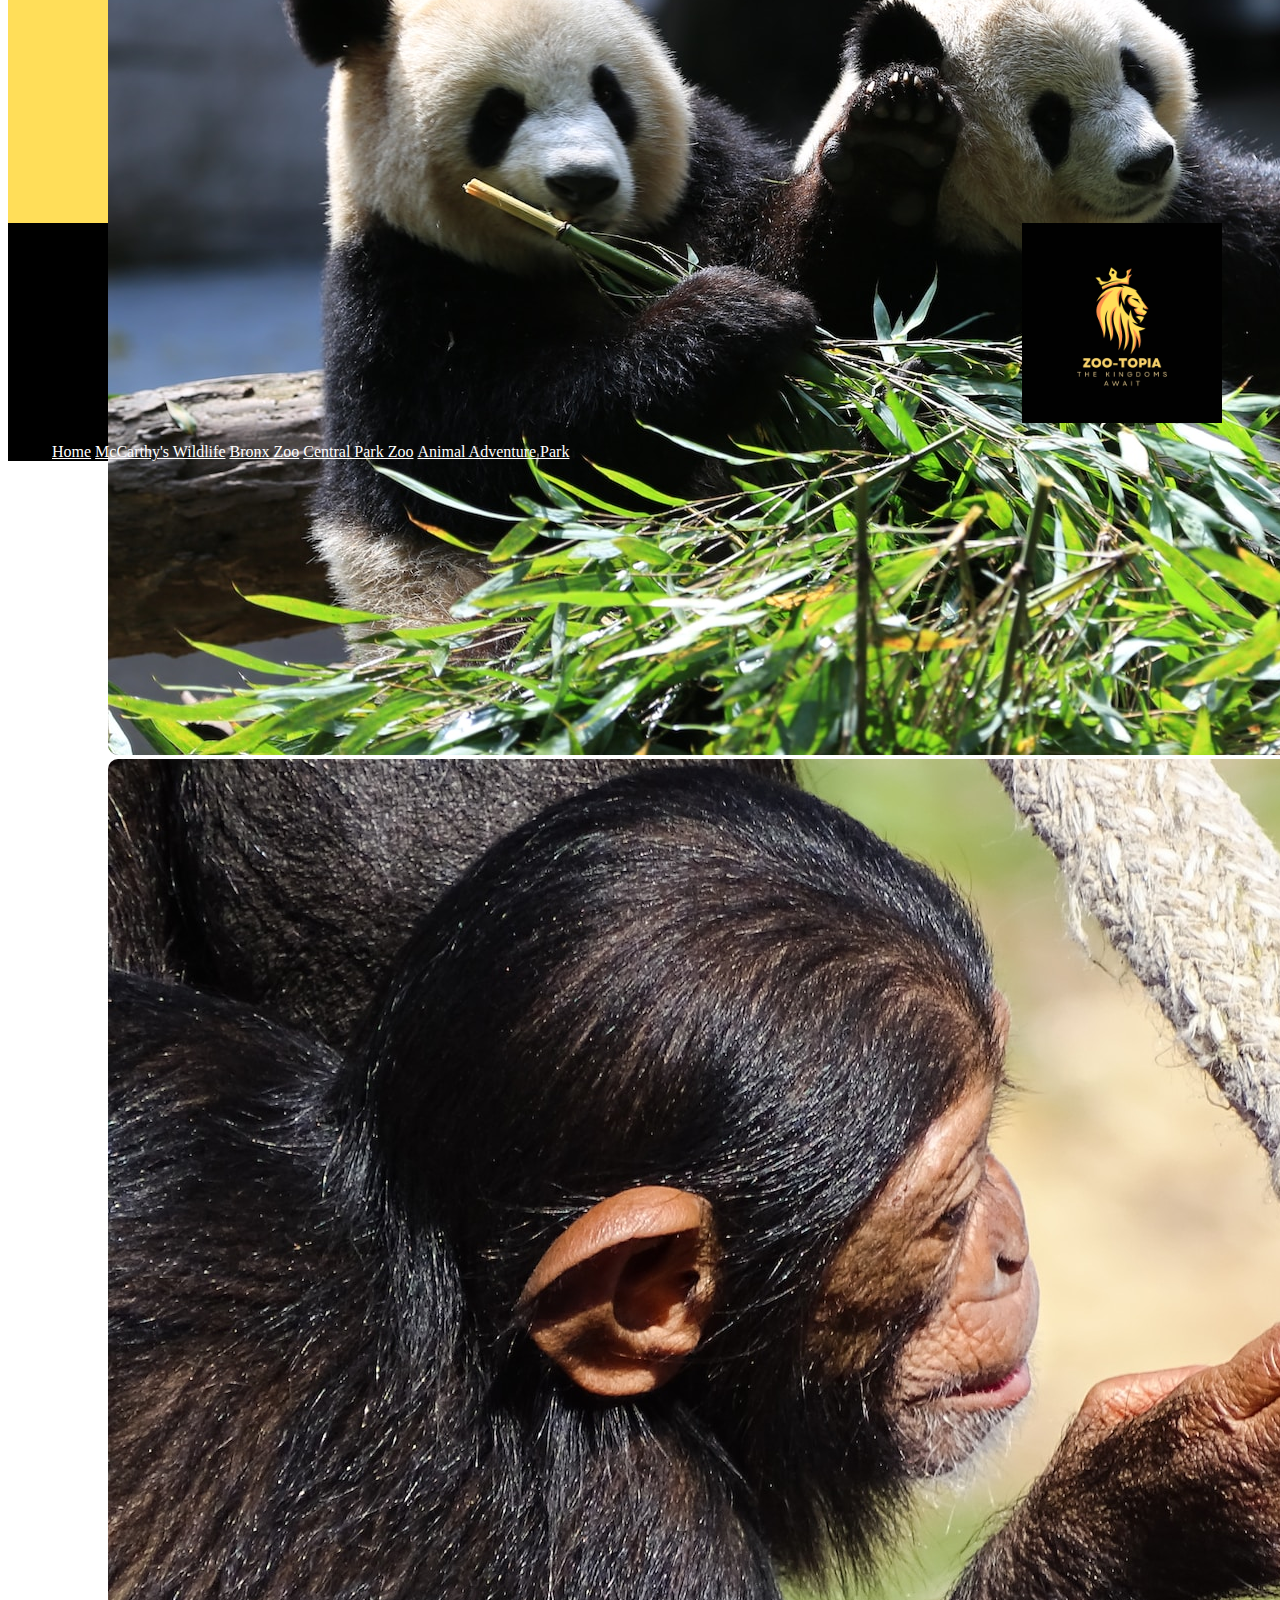
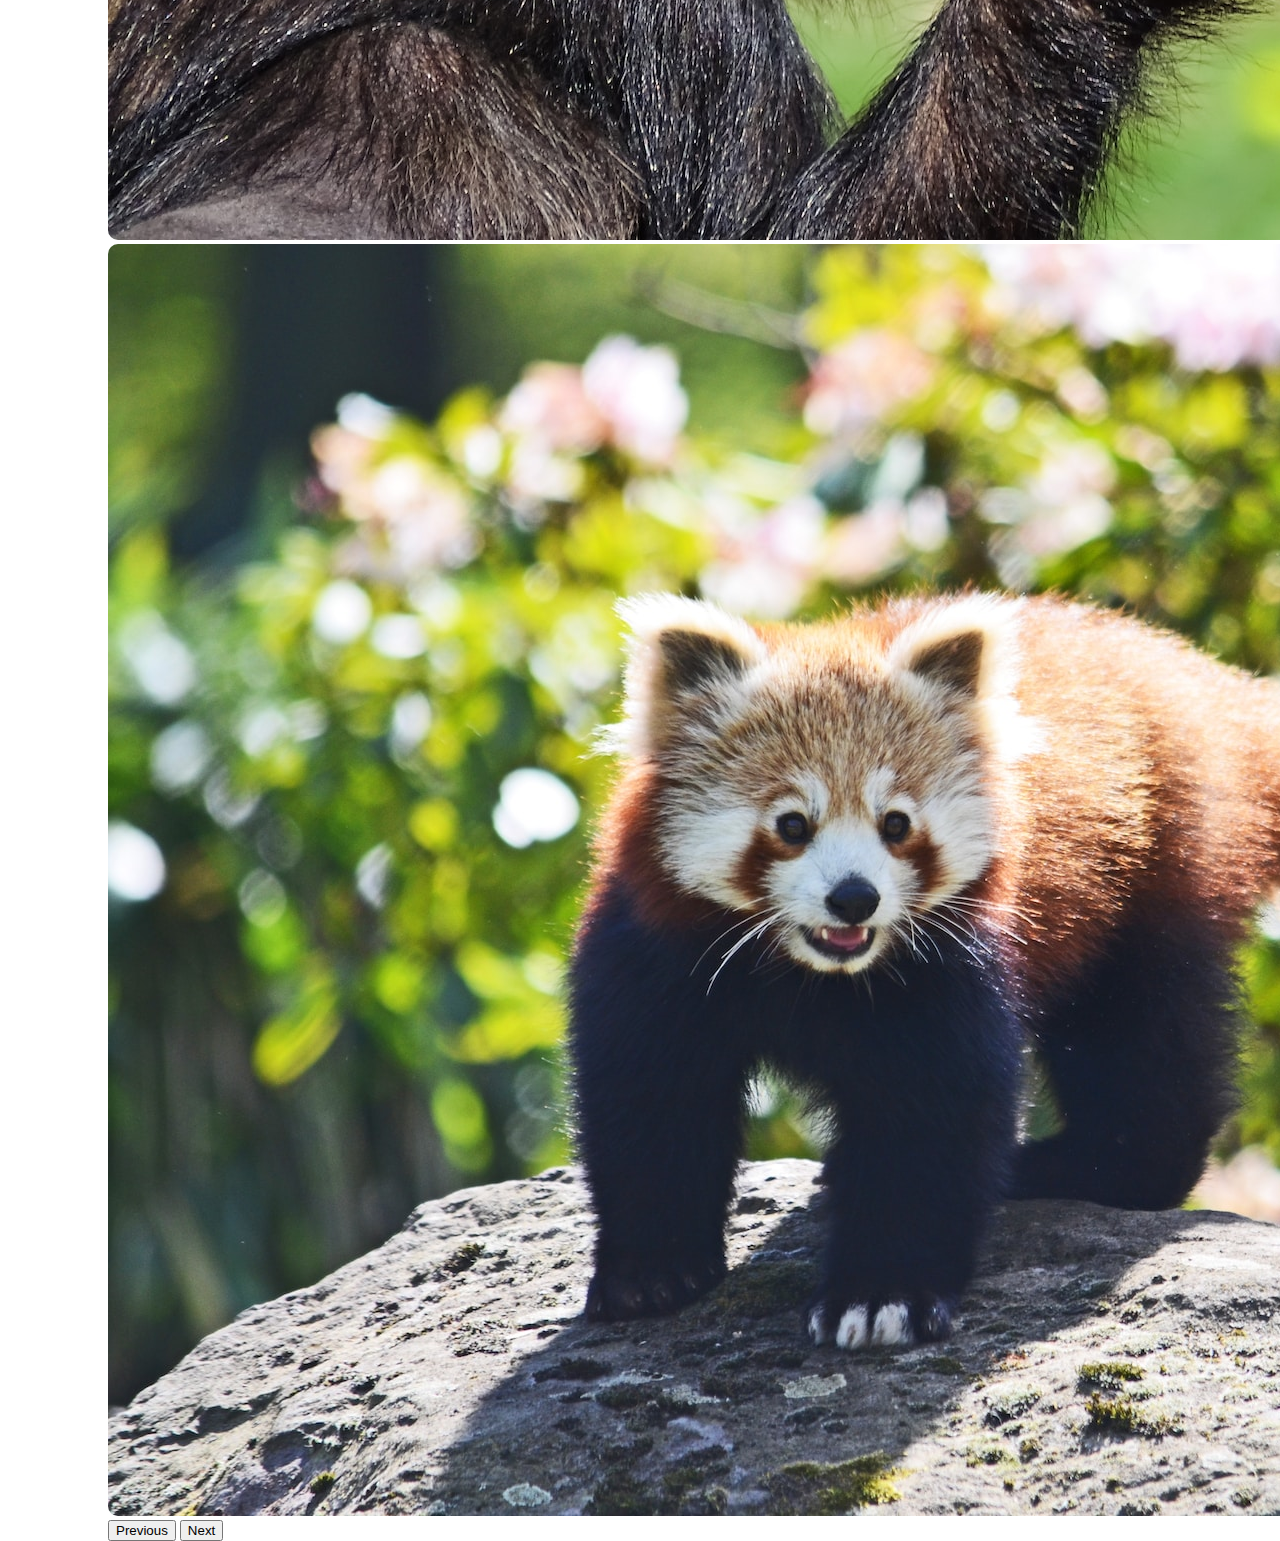
<file: Smithsonian.html>
<!doctype html>
<html lang="en">
<head>
    <meta charset="utf-8">
    <meta name="viewport" content="width=device-width, initial-scale=1">
    <meta name="description" content="YOUR DESCRIPTION HERE">
    <meta name="author" content="YOUR NAME HERE">
    <title>McCarthy Wildlife</title>  

    <!-- LOAD BOOTSTRAP CSS - DO NOT DELETE -->
        <link href="https://cdn.jsdelivr.net/npm/bootstrap@5.3.0-alpha1/dist/css/bootstrap.min.css" rel="stylesheet" integrity="sha384-GLhlTQ8iRABdZLl6O3oVMWSktQOp6b7In1Zl3/Jr59b6EGGoI1aFkw7cmDA6j6gD" crossorigin="anonymous">

    <!-- END LOADING BOOTSTRAP CSS -->

    
    <!-- Custom styles -->
    <link href="style.css" rel="stylesheet">
    <style>
    @import url('https://fonts.googleapis.com/css2?family=Sora:wght@100;200;300;400;500;600;700&display=swap');
    </style>
  </head>
    <body id="page-top">
      <!-- Navigation-->
      <nav class="navbar navbar-expand-lg navbar-dark bg-dark fixed-top" id="mainNav">
          <div class="container px-4">
              <a class="navbar-brand" href="#page-top"><img class="logo" src="logo_vector2.png" alt="Zoo-Topia™"></a>
              <button class="navbar-toggler" type="button" data-bs-toggle="collapse" data-bs-target="#navbarResponsive" aria-controls="navbarResponsive" aria-expanded="false" aria-label="Toggle navigation"><span class="navbar-toggler-icon"></span></button>
              <div class="collapse navbar-collapse" id="navbarResponsive">
                  <ul class="navbar-nav ms-auto">
                      <!-- The hrefs here must match the ID attribute of the corresponding divs/containers -->
                      <li class="nav-item"><a class="nav-link" href="index.html">Home</a></li>
                      <li class="nav-item"><a class="nav-link" href="McCarthy.html">McCarthy's Wildlife</a></li>
                      <li class="nav-item"><a class="nav-link" href="Bronx.html">Bronx Zoo</a></li>
                      <li class="nav-item"><a class="nav-link" href="Smithsonian.html">Smithsonian National Zoo</a></li>
                      <li class="nav-item"><a class="nav-link" href="Central.html">Central Park Zoo</a></li>
                      <li class="nav-item"><a class="nav-link" href="Adventure.html">Animal Adventure Park</a></li>
                  </ul>
              </div>
          </div>
      </nav>
  <section id="heroimage">
    <div class="col-lg-12"> <!--Start of div-->
      <div id="carouselExampleAutoplaying" class="carousel slide" data-bs-ride="carousel"> <!--start carousel-->
        <div class="carousel-inner"> <!--start carousel div 1-->
          <div class="carousel-item active">
            <img src="Smithsonian2.jpg" class="d-block w-100" alt="McCarthy Center">
            <div class="carousel-caption d-none d-md-block">
              <h1 class="Zoo-Name">Smithsonian National Zoo</h1>
              <p >The Smithsonian National Zoo, located in Washington D.C., is a zoological park operated by the Smithsonian Institution<br> that houses over 2,700 animals of nearly 400 species and is dedicated to animal conservation and research.</p>
              <div class="dropdown">
                <button class="dropbtn">Explore</button>
                <div class="dropdown-content">
                  <a href="#SZI">Who They Are</a>
                  <a href="#SZS">Species Housed</a>
                  <a href="#gal">Photo Gallery</a>
                </div>
              </div>
              </div>
            </div>
          </div> <!--end of carousel div 1-->
      </div> <!--end of carousel-->
    </div>  <!--end of div-->
  </section> <!--end of section-->
<!-- LOAD BOOTSTRAP JAVASCRIPT - DO NOT DELETE -->
    <script src="https://cdn.jsdelivr.net/npm/bootstrap@5.3.0-alpha1/dist/js/bootstrap.bundle.min.js" integrity="sha384-w76AqPfDkMBDXo30jS1Sgez6pr3x5MlQ1ZAGC+nuZB+EYdgRZgiwxhTBTkF7CXvN" crossorigin="anonymous"></script>
<!-- END LOADING BOOTSTRAP JAVASCRIPT -->
<section id="graphics-SZ"> 
  <div class="container px-4 text-center">
    <div class="row gx-5">
      <div class="col">
       <div class="p-3-c">
        <img src="conserve.svg" class="div-top" alt="heart">
        <h2 class="div-top"> Conservation </h2>
      </div>
      </div>
      <div class="col">
        <div class="p-3-c">
          <img src="paw.svg" class="div-top" alt="heart">
          <h2 class="div-top">Animal Welfare</h2>

          </div>
      </div>
      <div class="col">
        <div class="p-3-c">
          <img src="education.svg" class="div-top" alt="heart">
         <h2 class="div-top"> Education</h2>
        </div>
      </div>
    </div>
  </div>
</section>  

<section id="SZI"> <!--info section-->
  <div class="container px-4 text-left">
    <div class="row gx-5">
      <div class="col">
       <div class="p-3-b"> 
        <h2 class="description"> Who is the Smithsonian National Zoo</h2>
        <p class="description"> 
            The Smithsonian National Zoo, located in Washington D.C., is a zoological park that is part of the Smithsonian Institution. Its mission is to provide visitors with the opportunity to learn about wildlife, conservation, and the natural world.

            <br><br>The Smithsonian National Zoo is home to more than 2,700 animals representing over 390 species, including giant pandas, lions, tigers, elephants, and gorillas. Many of the animals at the zoo are part of breeding programs aimed at conserving endangered species. The zoo is also involved in research projects that aim to better understand animal behavior, biology, and ecology.
            
            <br><br>Overall, the Smithsonian National Zoo is committed to the conservation of wildlife and their habitats, educating the public about the natural world, and providing the highest level of care for its animal residents.

        </p>
          <a class="btn btn-primary" href="https://nationalzoo.si.edu/" target="_blank" role="button"> Vist Them</a>

       </div>
      </div>
      <div class="col">
        <div class="p-3">
          <img class="zoo-lo-sz" src="smithsonian-logo2.png" alt="logo">
        </div>
      </div>
    </div>
  </div>
  </section> <!--end welcome section-->

  <section id="SZS"> <!--Species section-->
    <div class="container px-4 text-left">
      <div class="row gx-5">
        <div class="col">
         <div class="p-3-b">
          <h2 class="description2"> Species Housed</h2>
          <p class="description2"> 
            The Smithsonian National Zoo houses a diverse collection of animals from around the world. Here are some examples of the species that can be found at the zoo:</p>
            <ul>
            <li> Giant pandas </li>
            <li>Asian elephants</li>
            <li>Lions</li>
            <li>Tigers</li>
            <li>Gorillas</li>
            <li>Orangutans</li>
            <li>Chimpanzees</li>
            <li>Lemurs</li>
            <li>Zebras</li>
            <li>Cheetahs</li>
            <li>Red pandas</li>
            <li>Sloths</li>
            <li>Komodo dragons</li>
            </ul>
            <p>
                <br> In total, the zoo has over 2,700 animals representing more than 390 species. Many of these species are threatened or endangered in the wild, and the zoo is actively involved in conservation and research efforts aimed at protecting these animals and their habitats.>
            </p>
        </div>
        </div>
        <div class="col">
          <div class="p-3"> 
            <div id="carouselExample" class="carousel slide">
              <div class="carousel-inner">
                <div class="carousel-item active">
                  <img src="C-SZ1.jpg" class="d-block w-100" alt="lizard">
                </div>
                <div class="carousel-item">
                  <img src="C-SZ2.jpg" class="d-block w-100" alt="bird of prey">
                </div>
                <div class="carousel-item">
                  <img src="C-SZ3.jpg" class="d-block w-100" alt="tiger">
                </div>
              </div>
              <button class="carousel-control-prev" type="button" data-bs-target="#carouselExample" data-bs-slide="prev">
                <span class="carousel-control-prev-icon" aria-hidden="true"></span>
                <span class="visually-hidden">Previous</span>
              </button>
              <button class="carousel-control-next" type="button" data-bs-target="#carouselExample" data-bs-slide="next">
                <span class="carousel-control-next-icon" aria-hidden="true"></span>
                <span class="visually-hidden">Next</span>
              </button>
            </div>
          </div>
        </div> 

        </div>
      </div>
        </section> <!--end Species section-->    
    <div>
    <h2 id="gal" class="gal-SZ">Photo Gallery</h2>
  </div>

    <div class="sec-gal-SZ"><!--photo gallery-->
    <div class="gallery">
      <a target="_blank" href="PG-sz1.jpg">
        <img src="PG-sz1.jpg" alt="Cinque Terre" width="600" height="400">
      </a>
      <div class="desc-SZ">Chetta</div>
    </div>
    
    <div class="gallery">
      <a target="_blank" href="PG-sz2.jpg">
        <img src="PG-sz2.jpg" alt="Forest" width="600" height="400">
      </a>
      <div class="desc-SZ">Tiger</div>
    </div>
    
    <div class="gallery">
      <a target="_blank" href="PG-sz3.jpg">
        <img src="PG-sz3.jpg" alt="Northern Lights" width="600" height="400">
      </a>
      <div class="desc-SZ">Porcupine</div>
    </div>
    
    <div class="gallery">
      <a target="_blank" href="PG-sz4.jpg">
        <img src="PG-sz4.jpg" alt="Mountains" width="600" height="400">
      </a>
      <div class="desc-SZ">Leapord</div>
    </div>
  </div> <!--end of photo gallery-->
    <div class="footer">  <!--footer section--> 
      <footer> <!--start of footer-->
        <div class="container px-4 text-center">
          <div class="row gx-5">
            <div class="col">
             <div class="p-3"> <a class="navbar-brand" href="#page-top"><img class= "logo_footer" src="logo_vector.png" alt="Zoo-Topia™"></a> </div>
            </div>
            <div class="col">
              <div class="p-3">
                <ul class="nav">
                  <li class="nav-item">
                    <a class="nav-link active" aria-current="page" href="#"></a>
                  </li>
                  <li class="nav-item">
                    <a class="nav-link" href="index.html">Home</a>
                  </li>
                  <li class="nav-item">
                    <a class="nav-link" href= "McCarthy.html">McCarthy's Wildlife</a>
                  </li>
                  <li class="nav-item">
                    <a class="nav-link" href="Bronx.html">Bronx Zoo</a>
                  </li>
                  <li class="nav-item">
                    <a class="nav-link" href="Central.html">Central Park Zoo</a>
                  </li>
                  <li class="nav-item">
                    <a class="nav-link" href="Adventure.html">Animal Adventure Park</a>
                  </li>
                  <li class="nav-item">
                    <a class="nav-link disabled"></a>
                  </li>
                </ul> 
              </div>
            </div>
          </div>
        </div>
    </footer> <!--end of footer-->
  </div>  <!--end footer section-->
  </body>
</html>
</file>
<file: style.css>
/* ADD YOUR CUSTOM CSS TO THIS FILE */
.bg-dark{background-color: rgba(0, 131, 202, 0.534)!important}
.nav-link:hover{
    color: rgb(255, 222, 89) 
}
.navbar-brand{
    height: 2px;
    background-size: cover;
}
.nav-item{
    position: relative;
    display: inline-block;
}
.nav-link{
    color:white;

}

/* Style The Dropdown Button */
.dropbtn {
    background-color: rgba(0, 131, 202, 0.8)!important;
    color: rgb(255, 255, 255);   
    padding: 16px;
    font-size: 16px;
    border: none;
    cursor: pointer;
    width: 400%;
    font-family: "Sora", serif ;
    align-items: center;
    border-radius: 8px;  
}

  .translate-middle{
    margin-top: 1rem;
  }
  .dropbtn:hover{
    color: rgb(255, 222, 89)
  }

  
  /* The container <div> - needed to position the dropdown content */
  .dropdown {
    position: relative;
    display: inline-block;
    font-family: "Sora", serif ;
    border-radius: 8px;
    
  }
  
  /* Dropdown Content (Hidden by Default) */
  .dropdown-content {
    display: none;
    position: absolute;
    background-color: rgba(0, 131, 202,.5)!important;
    min-width: 160px;
    box-shadow: 0px 8px 16px 0px rgba(0,0,0,0.2);
    z-index: 1;
    width: 400%;
    border-radius: 8px;
  }
  
  /* Links inside the dropdown */
  .dropdown-content a {
    color: rgb(248, 248, 248);
    padding: 12px 16px;
    text-decoration: none;
    display: block;
  }
  
  /* Change color of dropdown links on hover */
  .dropdown-content a:hover {background-color:rgba(0, 131, 202, 0.9)!important;
    color: rgb(255, 222, 89);
}
  
  /* Show the dropdown menu on hover */
  .dropdown:hover .dropdown-content {
    display: block;
  }
  
  /* Change the background color of the dropdown button when the dropdown content is shown */
  .dropdown:hover .dropbtn {
    background-color: rgba(0, 131, 202, 0.534);
  }
  

#heroimage{
    max-height: 720px;
}
.logo{
width: 50px;
margin-top: -45px;
}
.logo_footer{
    width: 200px;
}

.page-nav-link{
    text-decoration: none;
    color:white;
}
.page-nav-link:hover{
    color: rgba(255, 222, 89);
}
h1{ 
    font-family: "Sora", serif ;
}
p{ 
    font-family: "Sora", serif ;
}

.Zoo-Name{ 
    font-family: "Sora", serif ;
    font-size: 545%;
}

.zoo-des{
    font-family: "Sora", serif;
}

li a:hover {
    background-color:rgba(0, 131, 202, 0.534);
  }

.Zoo-Name{ 
    font-family: "Sora", serif ;
    font-size: 545%;
    color: rgb(255, 222, 89);
}

.footer { background-color: rgb(0, 0, 0); 
}
.carousel-caption{
    position: relative ;
    top: -400px;
    left: 0;
    font-size: larger;
    }
#well{ background-color: black;
    padding: 50px;
}
.welcome{color: rgb(255, 255, 255);}

/* top margin under hero image */
.p-3-c{
    padding: 2.3rem;
    box-shadow: 0 4px 8px 0 rgba(0, 0, 0, 0.2), 0 6px 20px 0 rgba(0, 0, 0, 0.19);
    font-family: "Sora", serif ;
    align-items: center;
}

.top-div{
    display: block;
    margin-left: auto;
    margin-right: auto;
    width: 40%;
}

.div-top{
    margin-top: 1rem;
    font-family: "Sora", serif, bold;
}
#graphics{background-color:rgb(175, 204, 252); 
padding: 50px;}

/*who they are section*/
#info{ background-color: rgb(175, 204, 252); 
        padding: 80px;
}

.p-3-b{
    box-shadow: 0 4px 8px 0 rgba(0, 0, 0, 0.2), 0 6px 20px 0 rgba(0, 0, 0, 0.19);
    padding:2rem;
}

/*pic */
.zoo-lo{
    border-radius: 8px;
    box-shadow: 0 4px 8px 0 rgba(0, 0, 0, 0.2), 0 6px 20px 0 rgba(0, 0, 0, 0.19);
    margin-left: 4.5rem;
    max-width: 35rem;
}


.description{ color: rgb(0, 0, 0);
}

/* Species Section*/ 

#info2{ background-color: rgb(255, 205, 79);  
    padding: 50px;
}

.container{
    max-height: 450px;
}

.description2{ color: rgb(0, 0, 0);
}

/* Species Carosel image adjustments*/ 
.carousel-slide{
    box-shadow: 0 4px 8px 0 rgba(0, 0, 0, 0.2), 0 6px 20px 0 rgba(0, 0, 0, 0.19);
}
.d-block{ 
    border-radius: 10px;
}

.sec-gal{
    padding: 15rem;
    background-color: rgb(128, 177, 255);
    max-height: 12rem;
}
.gal-h1{
    padding: 2rem;
    padding-left: 7.8rem;
    background-color: rgb(128, 177, 255);
    margin-bottom:-10px ;
}

div.gallery {
    margin-right:.5rem;
    margin-top: -13rem;
    border: 1px;
    float: left;
    width: 250px;
    box-shadow: 0 4px 8px 0 rgba(0, 0, 0, 0.5), 0 6px 20px 0 rgba(0, 0, 0, 0.5);      
  }

  div.gallery img {
    width: 100%;
    height: auto;  
}

div.desc {
  padding: 15px;
  text-align: center;
  color:rgb(0, 0, 0);
  background-color:  rgb(255, 205, 79);
  font-family: "Sora", serif ;
  }
.w-100{
    height: 100%;
}
#footer{
    background-color:black;
}


/* Bronx Zoo Colors */


/* Smithsonian Edits*/
#graphics-SZ{
    background-color: rgb(255, 210, 29); 
padding: 50px;}

#SZI{ background-color: rgb(255, 210, 29); 
    padding: 80px;
    padding-bottom: 10rem;
}

#SZS{ background-color: rgb(172, 209, 240);  
    padding: 100px;
    padding-bottom: 16rem;
}

.zoo-lo-sz{
    border-radius: 8px;
    box-shadow: 0 4px 8px 0 rgba(0, 0, 0, 0.2), 0 6px 20px 0 rgba(0, 0, 0, 0.19);
    width: 26rem;
    margin-left: 4.5rem;
    max-width: 80rem;
}

.gal-SZ{
    padding: 2rem;
    padding-left: 7.8rem;
    background-color: rgb(255, 222, 89);
    margin-bottom:-10px ;
}

.sec-gal-SZ{
    padding: 15rem;
    background-color: rgb(255, 222, 89);
    max-height: 12rem;
}

div.desc-SZ {
    padding: 15px;
    text-align: center;
    color:rgb(0, 0, 0);
    background-color:  rgb(172, 209, 240);
    font-family: "Sora", serif ;
    }


/* Central Park Zoo Edits*/
#graphics-cz{
    background-color: rgba(35, 209, 171, 0.775); 
padding: 50px;
}

#CPZI{background-color: rgba(35, 209, 171, 0.775); 
    padding: 80px;
    padding-bottom: 16rem;
}

.zoo-lo-cz{
    width: 27.4rem;
    border-radius: 8px;
    box-shadow: 0 4px 8px 0 rgba(0, 0, 0, 0.2), 0 6px 20px 0 rgba(0, 0, 0, 0.19);
    margin-left: 4.5rem;
    max-width: 35rem;
}


#CPZS{ background-color: rgb(106, 208, 147);  
    padding: 100px;
    padding-bottom: 16rem;
}

.gal-cz{
    padding: 2rem;
    padding-left: 7.8rem;
    background-color: rgba(48, 107, 155, 0.915);
    margin-bottom:-10px ;
}

.sec-gal-CPZ{
    padding: 15rem;
    background-color: rgba(48, 107, 155, 0.915);
    max-height: 12rem;
}

div.desc-cz {
    padding: 15px;
    text-align: center;
    color:rgb(0, 0, 0);
    background-color:  rgb(247, 181, 8);
    font-family: "Sora", serif ;
    }


/* Animal Adventure Park Edits*/
#AAPZI{background-color: rgb(255, 222, 89); 
    padding: 80px;
    padding-bottom: 22rem;
}

#AAPZS{ background-color: rgb(245, 193, 63);  
    padding: 100px;
    padding-bottom: 14rem;
}
.gal-AAP{
    padding: 2rem;
    padding-left: 7.8rem;
    background-color: rgb(241, 146, 21);
    margin-bottom:-10px ;
}

.sec-gal-AAP{
    padding: 15rem;
    background-color: rgb(241, 146, 21);
    max-height: 12rem;
}
div.desc {
    padding: 15px;
    text-align: center;
    color:rgb(0, 0, 0);
    background-color:  rgb(247, 181, 8);
    font-family: "Sora", serif ;
    }
</file>
